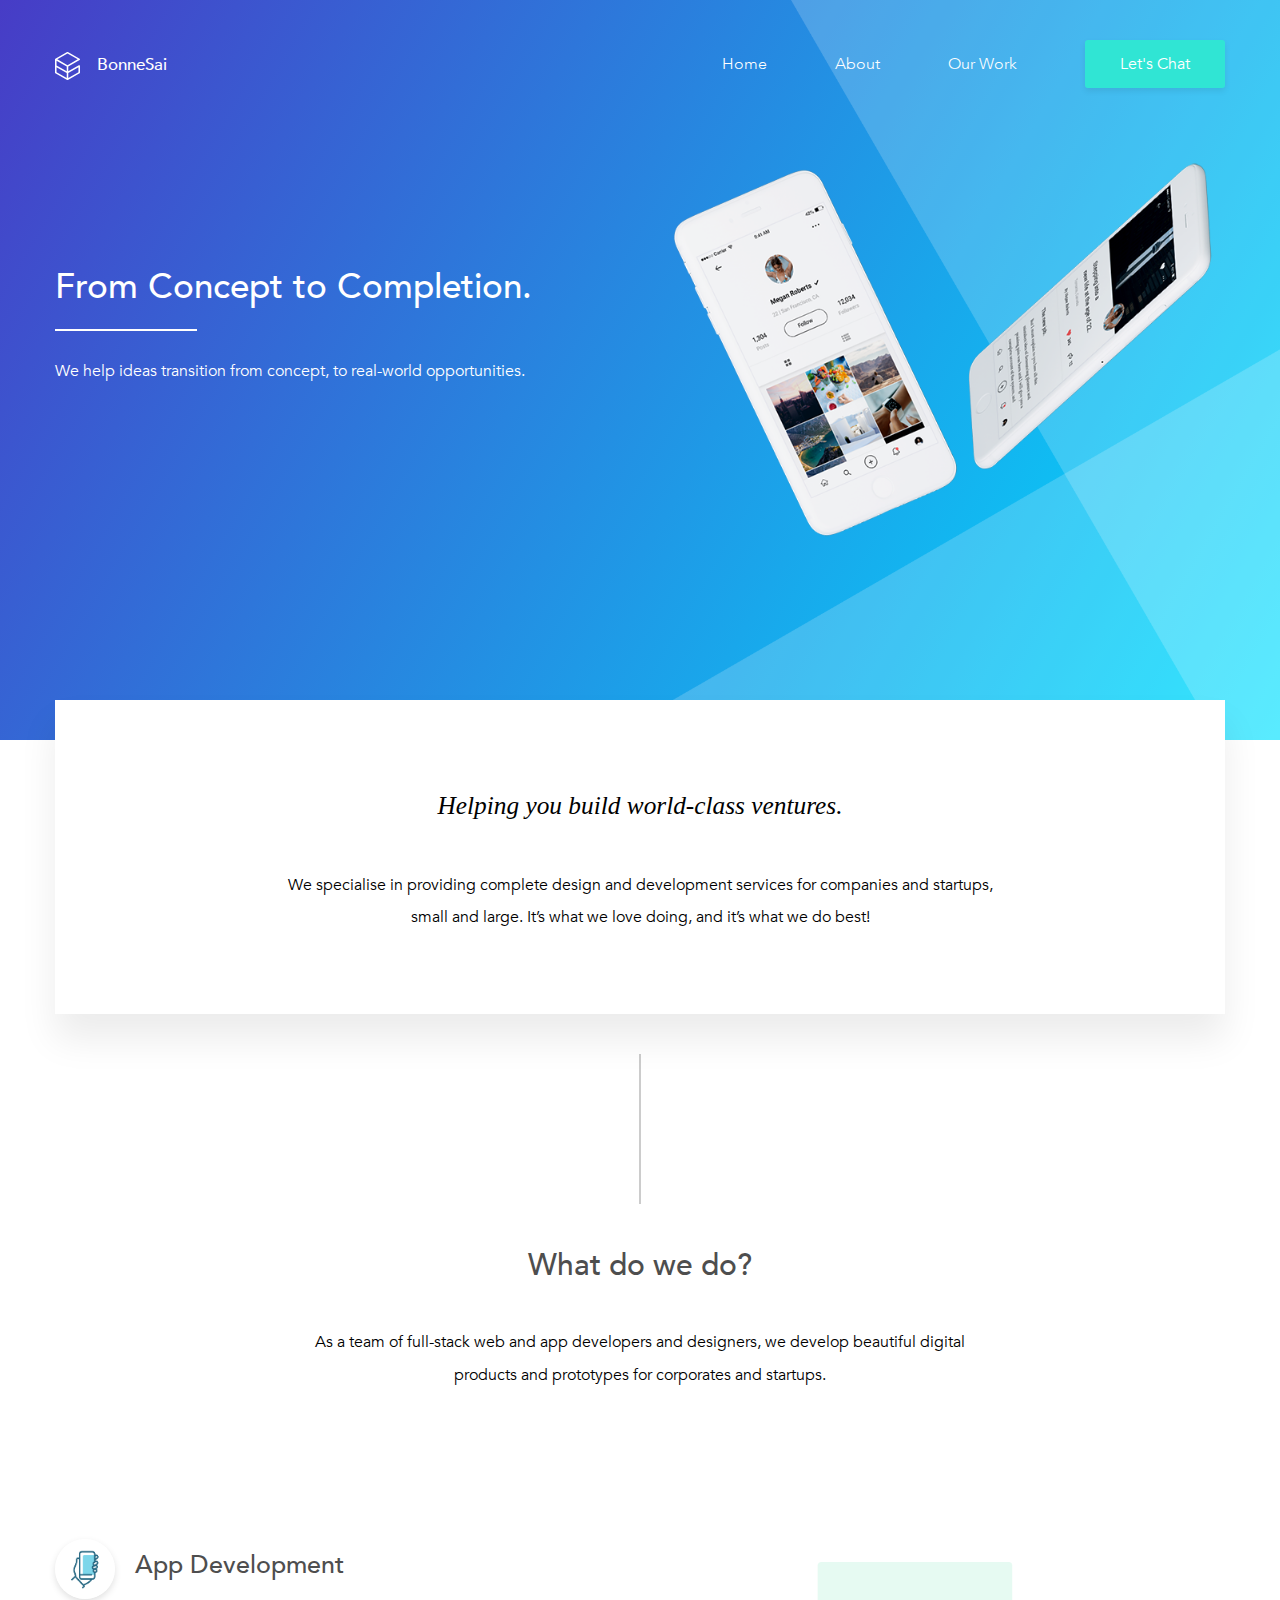
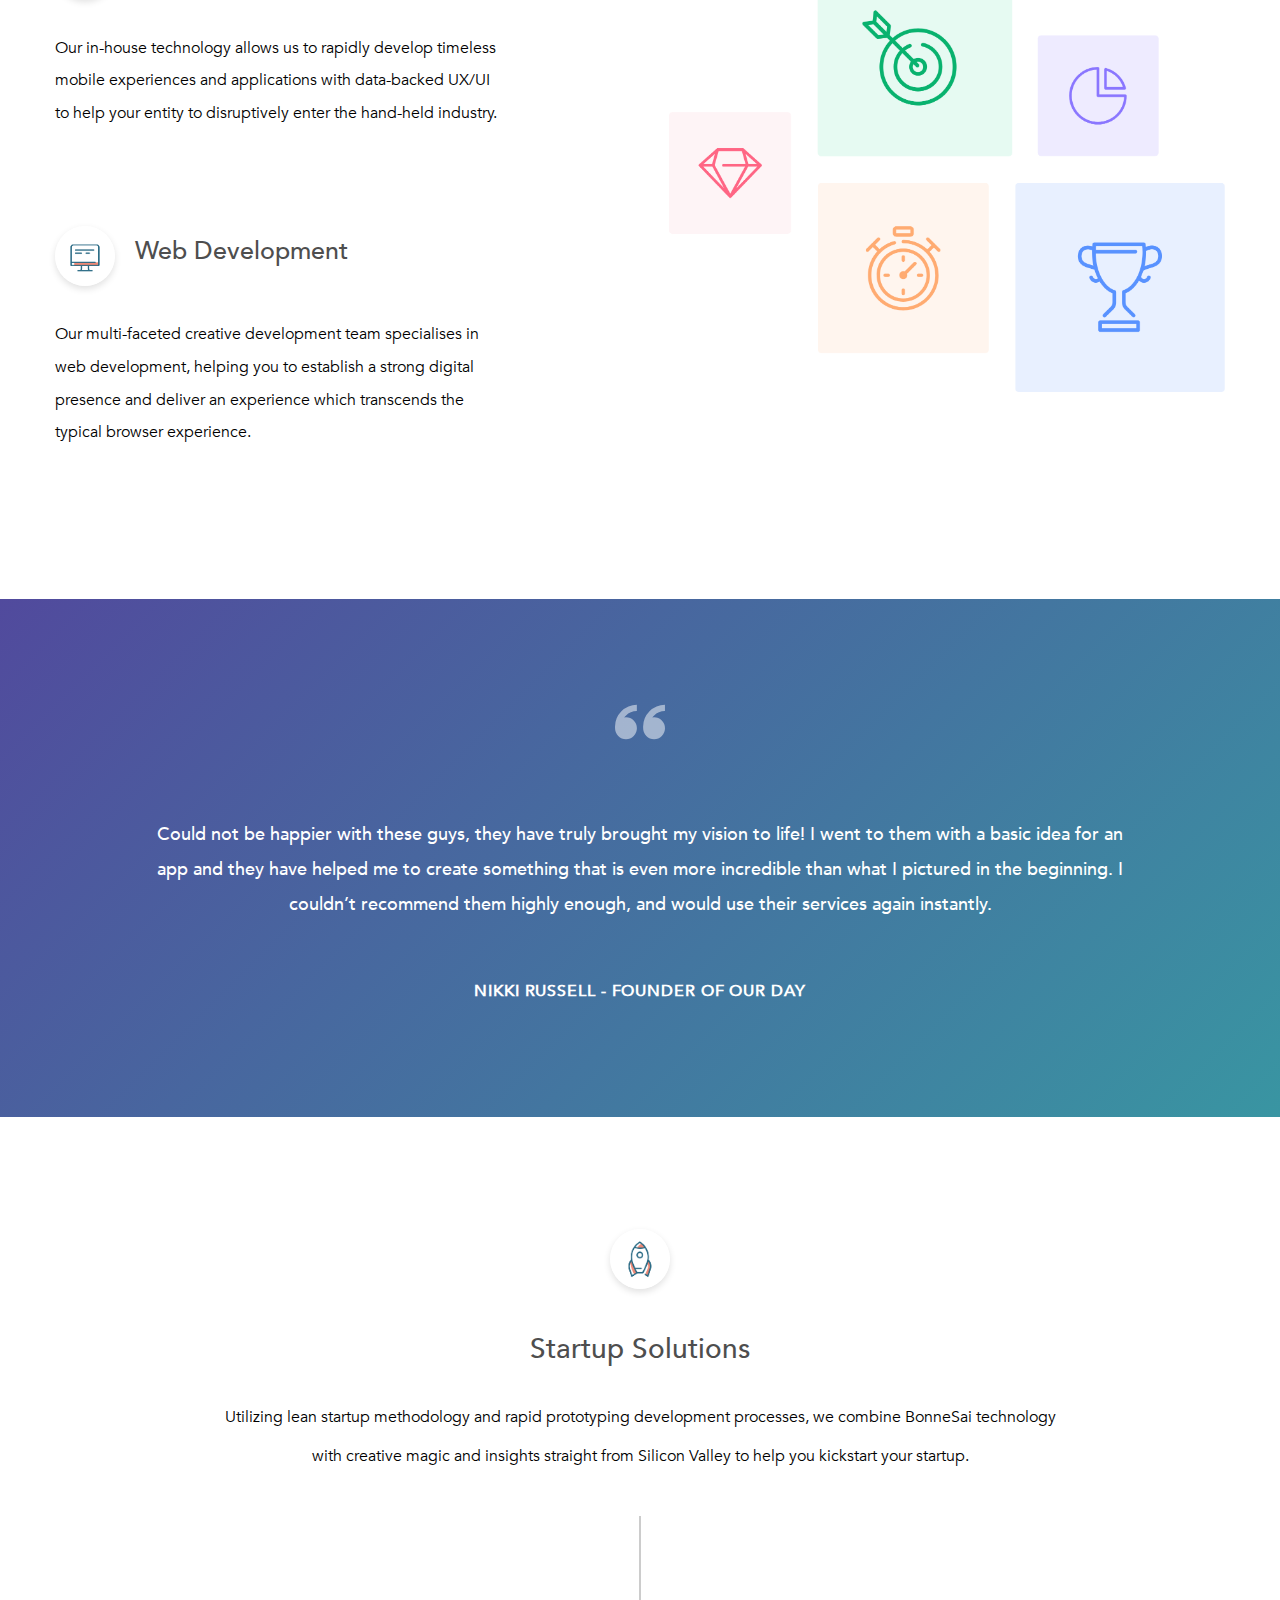
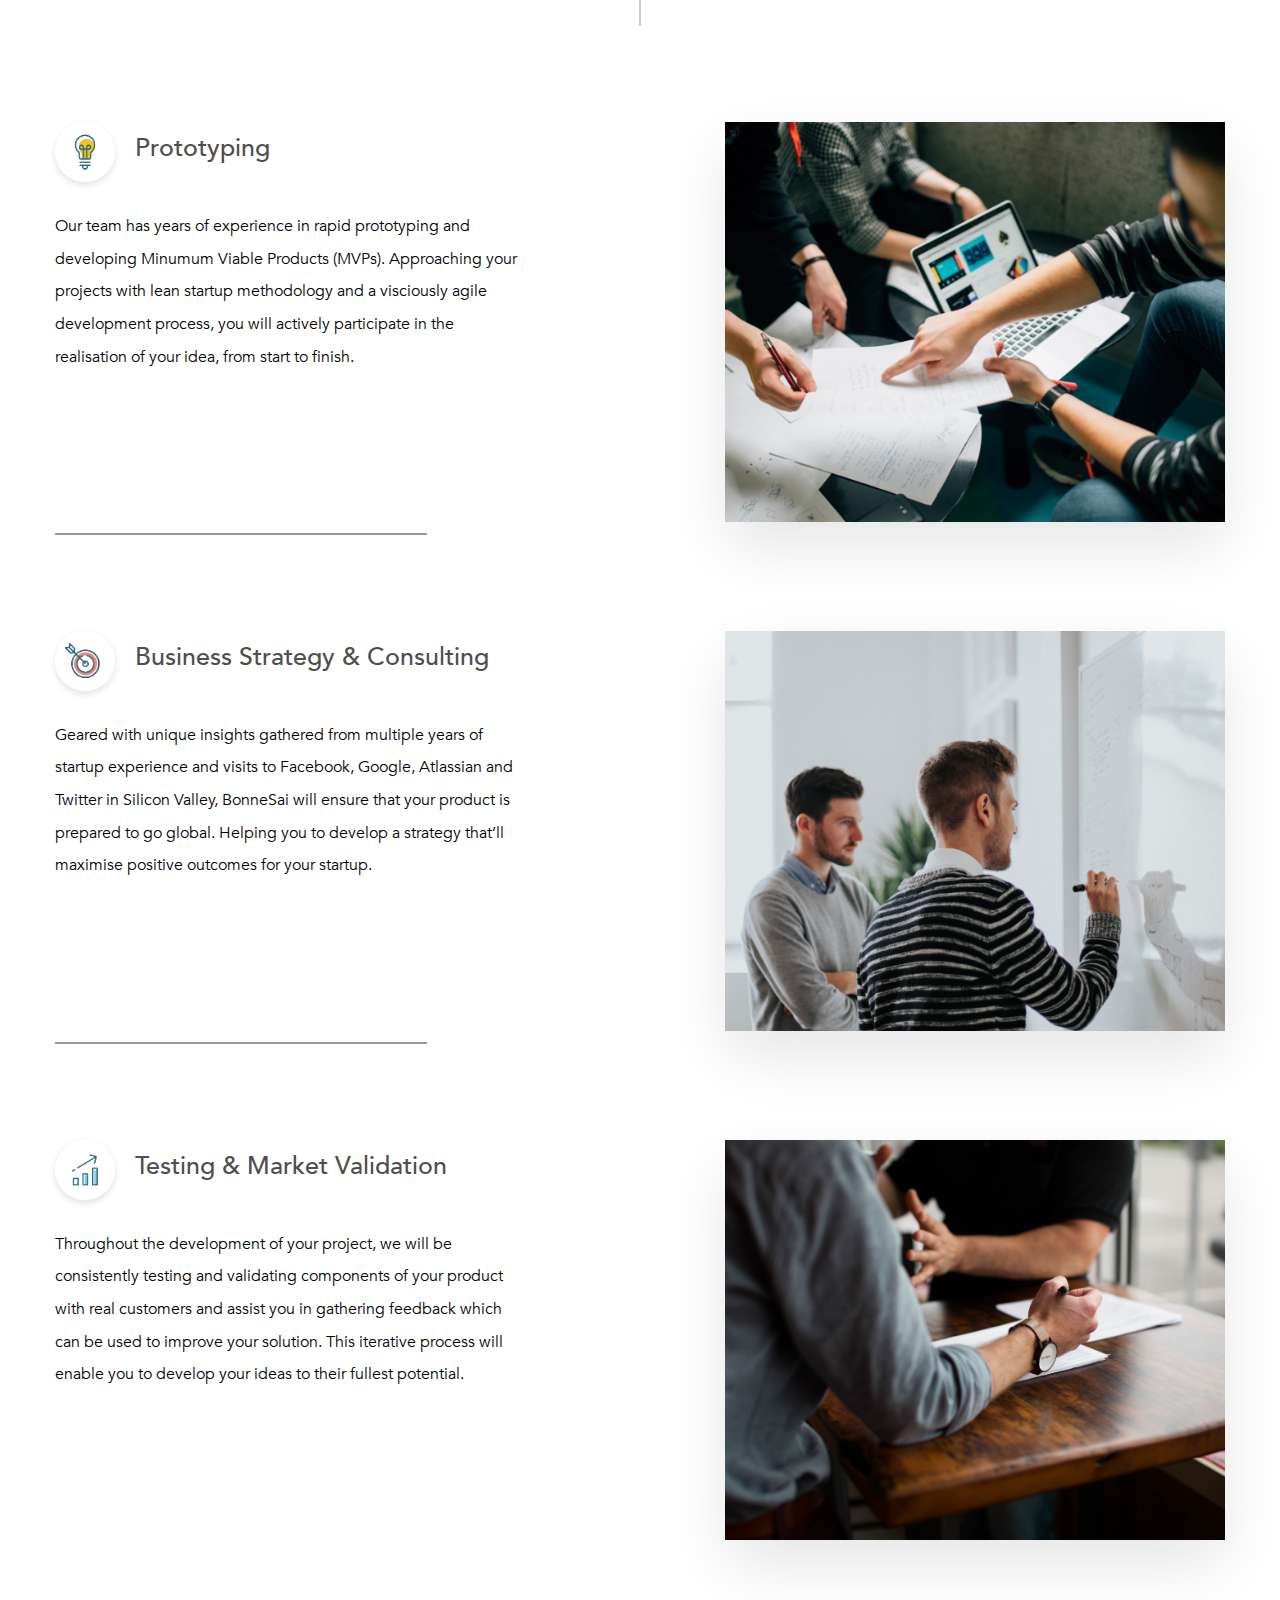
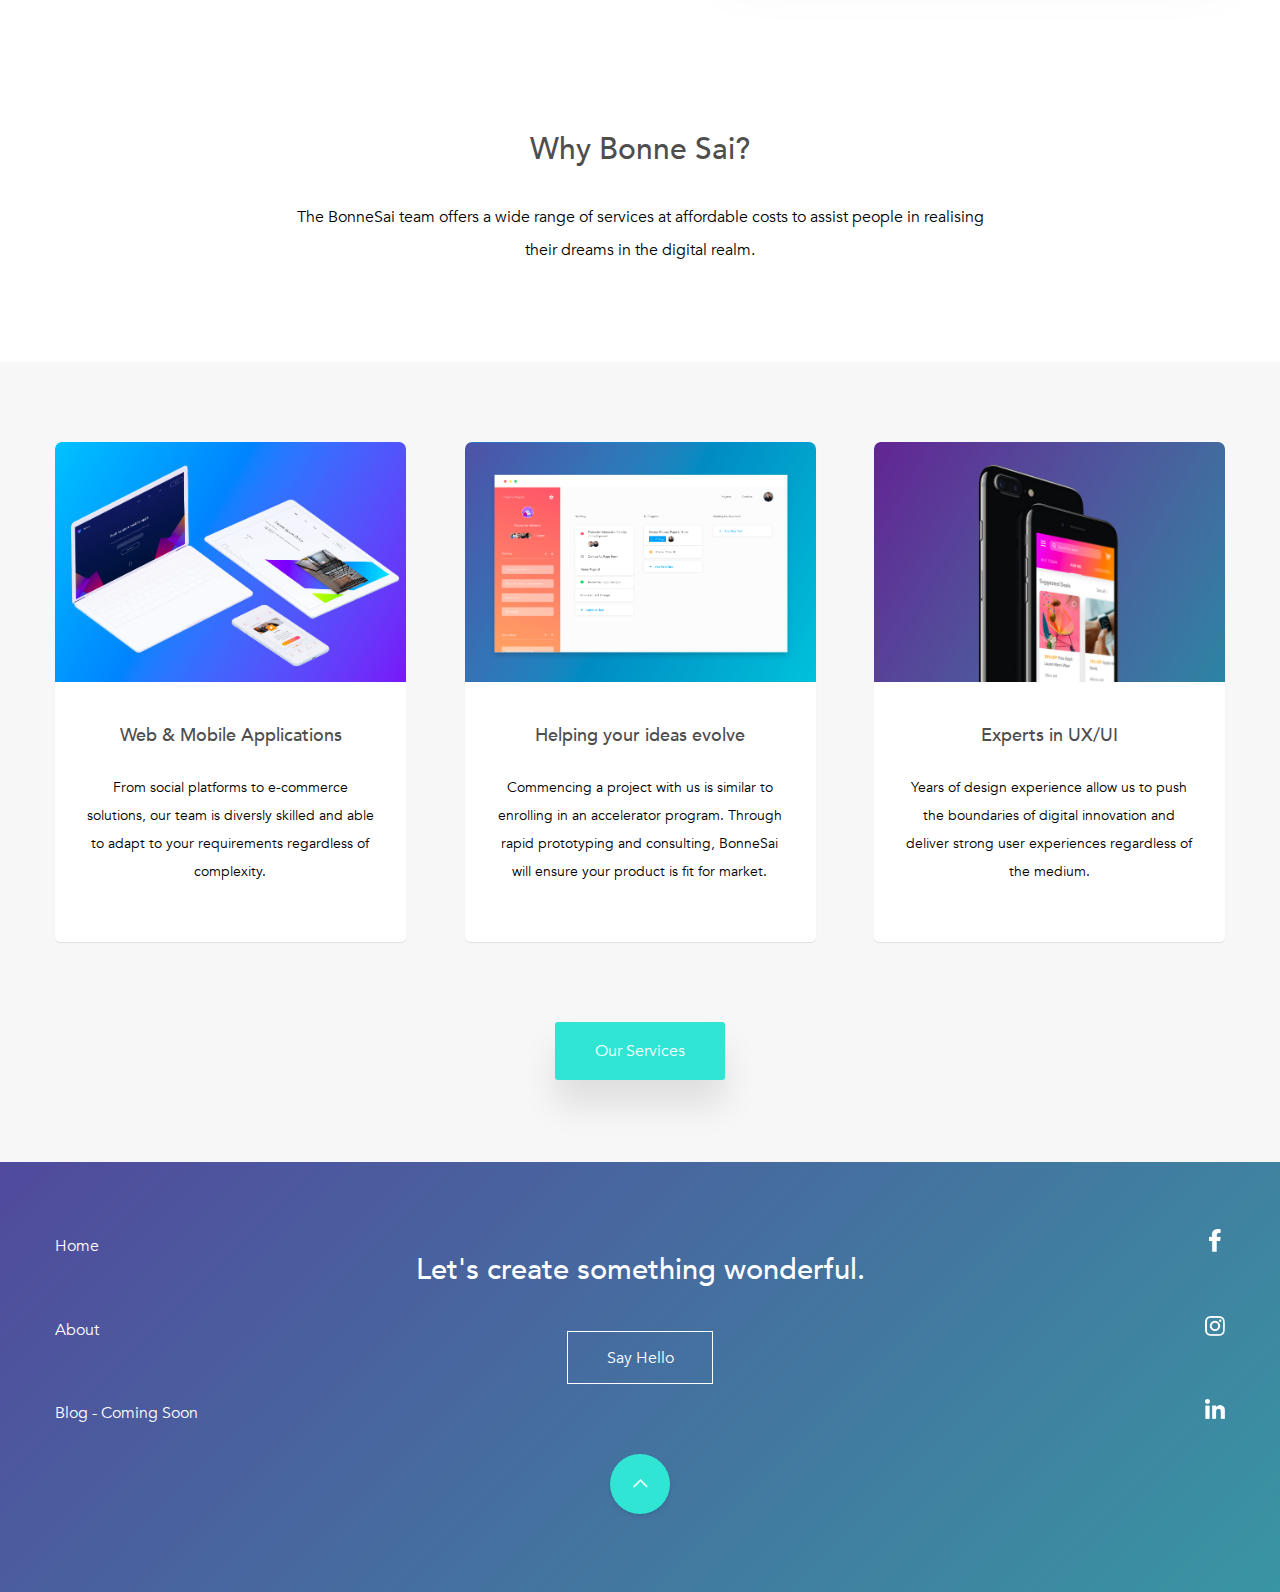
<file: index.html>
<!DOCTYPE html>
<html>

  <head>

    <!-- Global site tag (gtag.js) - Google Analytics -->
    <script async src="https://www.googletagmanager.com/gtag/js?id=UA-109661020-1"></script>
    <script>
      window.dataLayer = window.dataLayer || [];

      function gtag() {
        dataLayer.push(arguments);
      }
      gtag('js', new Date());

      gtag('config', 'UA-109661020-1');
    </script>


    <title>BonneSai™ | Web & App Development Agency </title>
    <link href="style.css" rel="stylesheet" type='text/css' />
    <meta name="google-site-verification" content="pLVf78FmKHGm-AZPKeRxU0bRtPNAX_OnCkSmsLkSEQE" />
    <link rel="icon" type="image/png" href="assets/icons/BonneSaiLogo.ico">
    <script src="https://ajax.googleapis.com/ajax/libs/jquery/3.2.1/jquery.min.js"></script>
    <!-- <script src="https://cdnjs.cloudflare.com/ajax/libs/flexslider/2.6.1/jquery.flexslider.min.js"></script>
    <script src="https://cdnjs.cloudflare.com/ajax/libs/masonry/4.1.0/masonry.pkgd.min.js"></script> -->
    <script src="index.js"></script>
    <meta name="viewport" content="width=device-width, initial-scale=1.0">

    <!-- SEO Tags -->
    <meta name="keywords" content="BonneSai, bonsai, agency, app development, gold coast, brisbane, Australia, creative agency, development agency, website developers, web developer, web development, app developers, digital agency, startups" />
    <meta name="description" content="As a team of full-stack web and app developers and designers, we develop beautiful digital products and prototypes for corporates and startups." />


    <!-- Open Graph Tags -->
    <meta name="og:title" content="BonneSai™ | Web & App Development Agency" />
    <meta name="og:type" content="website" />
    <meta name="og:url" content="http://www.bonnesai.com" />
    <meta name="og:image" content="https://images.unsplash.com/photo-1505860421472-7d74e0b4d98a?auto=format&fit=crop&w=934&q=60&ixid=dW5zcGxhc2guY29tOzs7Ozs%3D" />
    <meta name="og:site_name" content="BonneSai™ | Web & App Development Agency" />
    <meta name="og:description" content="As a team of full-stack web and app developers and designers, we develop beautiful digital products and prototypes for corporates and startups." />
    <meta name="og:locality" content="Gold Coast" />
    <meta name="og:region" content="QLD" />
    <meta name="og:postal-code" content="4213" />
    <meta name="og:country-name" content="Australia" />


    <!-- Favicons -->





  </head>


  <body>


    <div class="mobile-menu">

      <img class="mobile-menu-bg" src="assets/images/header-tiles.png" />

      <ul class="menu-links">

        <li>
          <a href="index.html">Home</a>
        </li>

        <li>
          <a href="about.html">About</a>
        </li>

        <li>
          <a href="ourwork.html">Our Work</a>
        </li>

        <li>
          <a href="contact.html">Let's Chat</a>
        </li>

      </ul>


    </div>


    <section class="header">

      <div class="container">

        <nav class="nav">

          <div class="nav-bg">
            <div class="container desktop-fixed">
              <ul class="left">

                <li>
                  <a href="index.html"><img class="header-logo" src="assets/icons/bonnesailogo.svg"/><span id="logo-text">BonneSai</span></a>
                </li>

              </ul>

              <ul class="right">

                <li>
                  <a class="ul-links" href="index.html">Home</a>
                </li>

                <li>
                  <a class="ul-links" href="about.html">About</a>
                </li>

                <li>
                  <a class="ul-links" href="ourwork.html">Our Work</a>
                </li>

                <li style="padding-right: 0;">
                  <a href="contact.html" class="btn">Let's Chat</a>
                </li>

              </ul>
            </div>


            <div class="container mobile-fixed">

              <ul class="left">

                <li>
                  <a href="index.html"><img class="header-logo" src="assets/icons/bonnesailogo.svg" alt="BonneSai Logo"/><span id="logo-text">BonneSai</span></a>
                </li>

              </ul>

              <div class="burger" style="display: none">
                <div id="top"></div>
                <div id="bot"></div>
              </div>

            </div>

          </div>

          <ul class="left">

            <li>
              <a href="index.html"><img class="header-logo" alt="BonneSai Logo" src="assets/icons/bonnesailogo.svg"/>BonneSai</a>
            </li>

          </ul>

          <ul class="right">

            <li>
              <a class="ul-links" href="index.html">Home</a>
            </li>

            <li>
              <a class="ul-links" href="about.html">About</a>
            </li>

            <li>
              <a class="ul-links" href="ourwork.html">Our Work</a>
            </li>

            <li style="padding-right: 0;">
              <a href="contact.html" class="btn">Let's Chat</a>
            </li>

          </ul>

          <div class="burger" style="display: none">
            <div id="top"></div>
            <div id="bot"></div>
          </div>

        </nav>





        <div class="text">

          <h1>From Concept to Completion.</h1>
          <hr />
          <p>We help ideas transition from concept, to real-world opportunities.</p>


          <img id="scrolldown" src="assets/images/scrolldown.png" draggable="false" />

        </div>

        <img id="header-iphones" src="assets/images/header-iphones.png" draggable="false" />



      </div>

      <img id="header-tiles" src="assets/images/header-tiles.png" draggable="false" />

    </section>

    <div class="container">

      <div class="quote">
        <h2>
            Helping you build world-class ventures.
        </h2>

        <p>We specialise in providing complete design and development services for companies and startups, small and large. It’s what we love doing, and it’s what we do best!</p>

      </div>

      <hr class="v-line-center" width="1" size="150">

      <section class="whatwedo">

        <div class="text">

          <h1>What do we do?</h1>

          <p>As a team of full-stack web and app developers and designers, we develop beautiful digital products and prototypes for corporates and startups.</p>

        </div>


        <div class="wrapper">

          <img id="services-img" src="assets/images/icon-tiles.png" style="display: none;" draggable="false" />

          <div class="services">

            <div class="icon-point" style="margin-bottom: 6em; ">

              <div class="icon-wrapper">
                <img src="assets/icons/apps.png" />
                <h2>App Development</h2>
              </div>

              <p>Our in-house technology allows us to rapidly develop timeless mobile experiences and applications with data-backed UX/UI to help your entity to disruptively enter the hand-held industry.</p>

            </div>

            <div class="icon-point">

              <div class="icon-wrapper">
                <img src="assets/icons/web.png" />
                <h2>Web Development</h2>
              </div>
              <p>Our multi-faceted creative development team specialises in web development, helping you to establish a strong digital presence and deliver an experience which transcends the typical browser experience.</p>

            </div>

          </div>



          <div class="icon-tiles">

            <img src="assets/images/icon-tiles.png" draggable="false" />

          </div>

        </div>
      </div>

      </section>


    <section class="testimonials">

        <div class="testimonial-container">
          <div class="dk-container">
            <div class="cd-testimonials-wrapper cd-container">
              <div class="img-wrapper">
                <img id="quote-marks" src="assets/icons/quotes.svg" />
              </div>
              <ul class="cd-testimonials">
                <li>
                  <div class="testimonial-content">
                    <p>Could not be happier with these guys, they have truly brought my vision to life! 

                        I went to them with a basic idea for an app and they have helped me to create something that is even more incredible than what I pictured in the beginning.
                  

                        I couldn’t recommend them highly enough, and would use their services again instantly.</p>
  
                      <div class="author-name">
                        
                        <h2>Nikki Russell - Founder of Our Day</h2>
                      </div>
                      
                   
                  </div>
                </li>
                <!-- <li>
                  <div class="testimonial-content">
                    <p>Lorem ipsum dolor sit amet, consectetur adipiscing elit. Maecenas sed diam eget risus varius blandit sit amet non magna. Cras mattis consectetur purus sit amet fermentum.</p>
                    <div class="cd-author">
                      
                    </div>
                  </div>             
                </li>
                <li>
                  <div class="testimonial-content" >
                    <p>Lorem ipsum dolor sit amet, consectetur adipiscing elit. Maecenas sed diam eget risus varius blandit sit amet non magna. Cras mattis consectetur purus sit amet fermentum.</p>
                    <div class="cd-author">
                      
                    </div>
                  </div>
                </li> -->
              </ul>
            </div>
            <!-- cd-testimonials -->
          </div>
        </div>
  
  
      </section>

      <div class="container">

      <section class="startup-solutions">


        <div class="icon-point" style="margin-bottom: 6em; ">
          <img src="assets/icons/startups.png" />

          <h2>Startup Solutions</h2>

          <p>Utilizing lean startup methodology and rapid prototyping development processes, we combine BonneSai technology with creative magic and insights straight from Silicon Valley to help you kickstart your startup. </p>

          <hr class="v-line-center" width="1" size="110" style="margin-top: 2.5em;">
        </div>



      </section>


      

      <section class="services-list">

        <!-- Prototyping -->

        <div class="service">

          <div class="feature" style="margin-bottom: 6em;">


            <div class="icon-wrapper">
              <img src="assets/icons/idea.png" />
              <h2>Prototyping</h2>
              
              </div>

            <p>Our team has years of experience in rapid prototyping and developing Minumum Viable Products (MVPs). Approaching your projects with lean startup methodology and a visciously agile development process, you will actively participate in the realisation
              of your idea, from start to finish.</p>

            <hr />

          </div>

          <div class="right-image">

            <img class="photo" src="assets/images/prototyping.png" alt="Rapid prototyping for startups" draggable="false">
            <hr class="mobile-image-hr" />

          </div>

        </div>

        <!-- Business Strategy & Consulting -->


        <div class="service">

          <div class="feature" style="margin-bottom: 6em;">

            <div class="icon-wrapper">
              <img src="assets/icons/goals.png" />
              <h2>Business Strategy & Consulting</h2>
            </div>

            <p>Geared with unique insights gathered from multiple years of startup experience and visits to Facebook, Google, Atlassian and Twitter in Silicon Valley, BonneSai will ensure that your product is prepared to go global. Helping you to develop
              a strategy that’ll maximise positive outcomes for your startup. </p>

            <hr />

          </div>

          <div class="right-image">

            <img class="photo" src="assets/images/consulting.png" alt="startup consulting" draggable="false">
            <hr class="mobile-image-hr" />
          </div>

        </div>

        <!-- Testing & Market Validation -->


        <div class="service">

          <div class="feature" style="margin-bottom: 6em;">

              <div class="icon-wrapper">
                <img src="assets/icons/metrics.png" />
                <h2>Testing & Market Validation</h2>
              </div>

            <p>Throughout the development of your project, we will be consistently testing and validating components of your product with real customers and assist you in gathering feedback which can be used to improve your solution. This iterative process
              will enable you to develop your ideas to their fullest potential.</p>



          </div>

          <div class="right-image">

            <img class="photo" src="assets/images/validation.png" alt="startup validation" draggable="false">
            <hr class="mobile-image-hr" />
          </div>

        </div>

    </div>

    </section>





    <section class="why-us">

      <div class="container">


        <div class="icon-point" style="margin-bottom: 6em; ">

          <h2>Why Bonne Sai?</h2>

          <p>The BonneSai team offers a wide range of services at affordable costs to assist people in realising their dreams in the digital realm. </p>


        </div>

      </div>



    <div class="why-us-bg">

      <div class="container">

        <div class="card-wrapper">


          <div class="card">
            <div class="image mockup-shot"></div>

            <div class="text">
              <h2>Web & Mobile Applications</h2>
              <p>From social platforms to e-commerce solutions, our team is diversly skilled and able to adapt to your requirements regardless of complexity.</p>
            </div>
          </div>

          <div class="card">
            <div class="image orbit-shot"></div>

            <div class="text">
              <h2>Helping your ideas evolve</h2>
              <p>Commencing a project with us is similar to enrolling in an accelerator program. Through rapid prototyping and consulting, BonneSai will ensure your product is fit for market.</p>
            </div>
          </div>

          <div class="card">
            <div class="image ui-shot"></div>

            <div class="text">
              <h2>Experts in UX/UI</h2>
              <p>Years of design experience allow us to push the boundaries of digital innovation and deliver strong user experiences regardless of the medium.</p>
            </div>
            
          
          </div>

          

        </div>

        <a href="about.html" class="btn" style="z-index: 1 !important;">Our Services</a>

      </div>


       

      </div>

    </div>

    </section>


    <footer>

      <div class="container">


        <div class="footer-links">
          <ul>
            <li>
              <a href="index.html">Home</a>
            </li>

            <li>
              <a href="about.html">About</a>
            </li>

            <li>
              <a href="#">Blog - Coming Soon</a>
            </li>


          </ul>

        </div>

        <div class='contact-center'>

          <div class='text'>
            <h1>Let's create something wonderful.</h1>
            <a href="contact.html" class="hollow-btn">Say Hello</a>


            <button id='back-to-top'><img src="assets/images/top.png" width="15px" /></button>

          </div>

        </div>


        <div class='social-footer'>

          <ul>
            <li>
              <a href="https://www.facebook.com/BonneSaiAU/"><img src="assets/icons/facebook.png" width="12px" style="padding-right: 4px;" /></a>
            </li>

            <!-- <li>
              <a href="#"><img src="assets/icons/dribbble.png" width="20px" /></a>
            </li> -->

            <li>
              <a href="https://www.instagram.com/bonnesai/"><img src="assets/icons/instagram.png" width="20px" /></a>
            </li>

            <li>
              <a href="https://www.linkedin.com/company/bonnesai/"><img src="assets/icons/linkedin.png" width="20px" /></a>
            </li>
          </ul>

        </div>


      </div>


    </footer>


  </body>


</html>
</file>
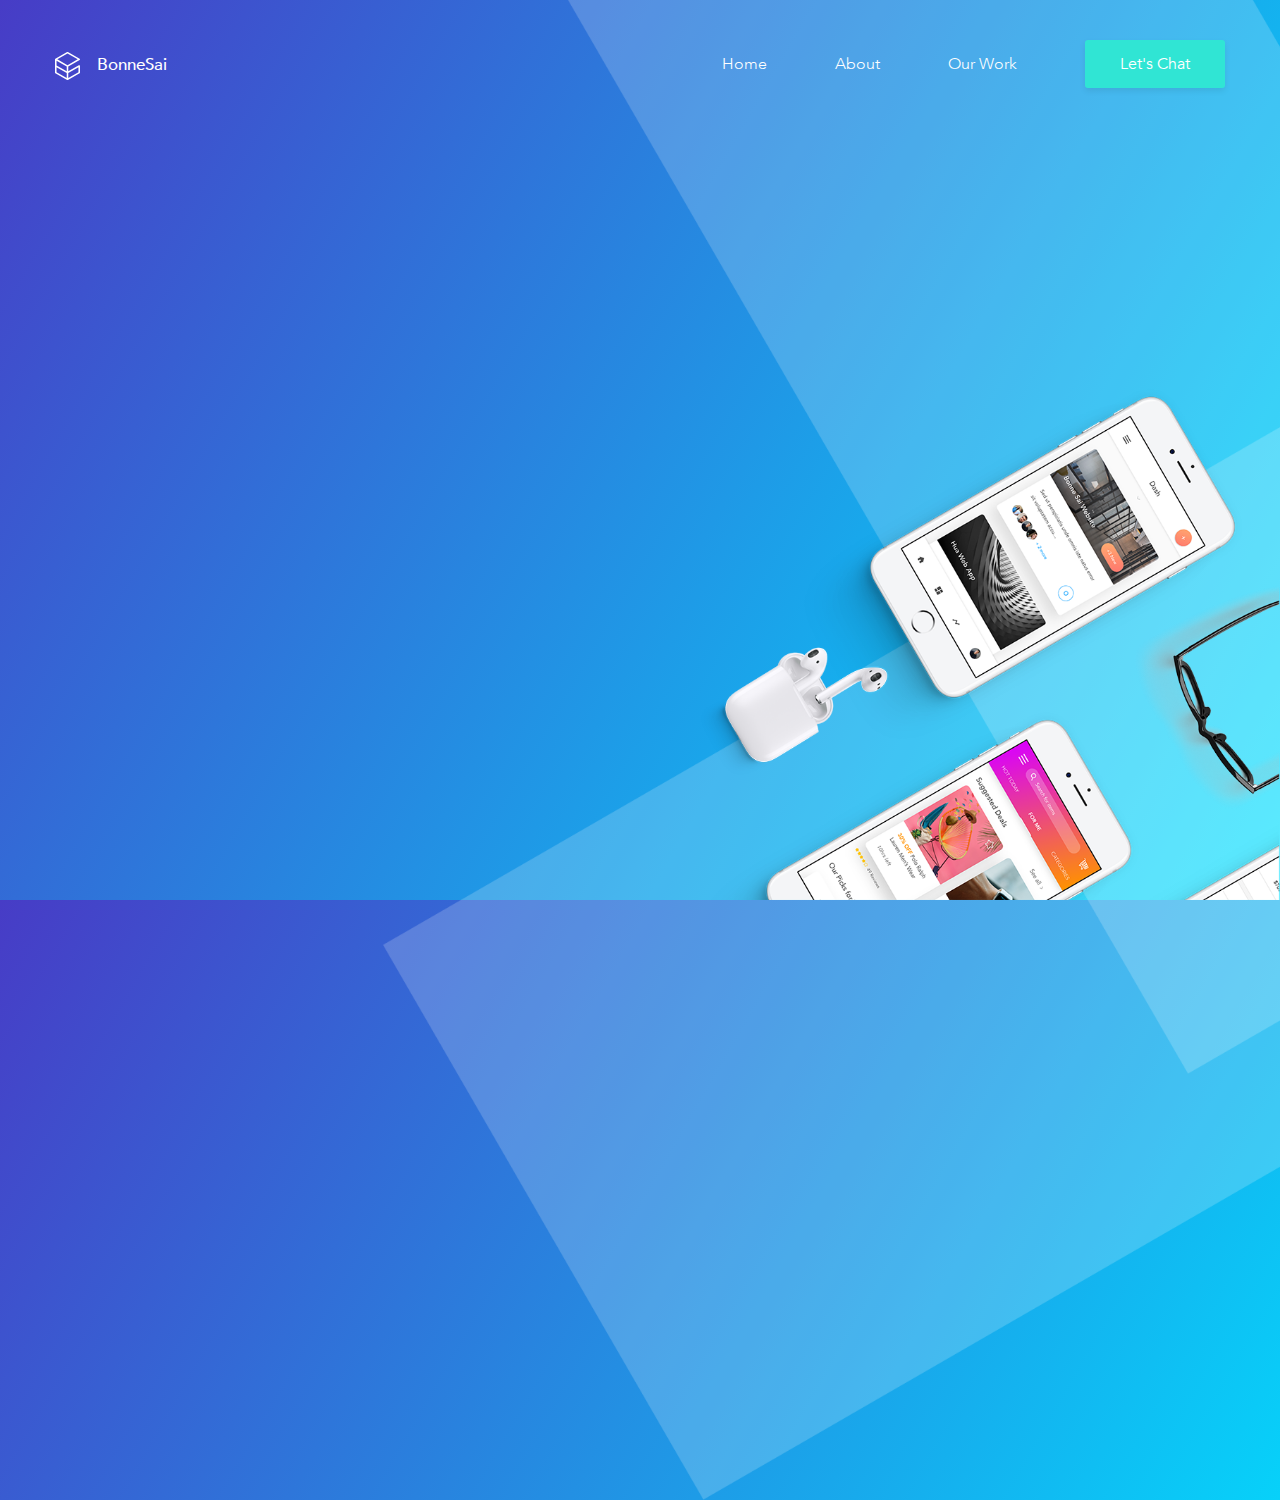
<file: contact.html>
<!DOCTYPE html>
<html>

  <head>
    <title>BonneSai™ | Contact Us</title>
    <link href="contact.css" rel="stylesheet" type="text/css" />
    <script src="https://ajax.googleapis.com/ajax/libs/jquery/3.2.1/jquery.min.js"></script>
    <script type="text/javascript" src="contact.js"></script>
    <link rel="icon" type="image/png" href="assets/icons/BonneSaiLogo.ico">
    <meta name="viewport" content="width=device-width, initial-scale=1.0">



  </head>

  <body>


    <div class="mobile-menu">

      <img class="mobile-menu-bg" src="assets/images/header-tiles.png" />

      <ul class="menu-links">

        <li>
          <a href="index.html">Home</a>
        </li>

        <li>
          <a href="about.html">About</a>
        </li>

        <li>
          <a href="ourwork.html">Our Work</a>
        </li>

        <li>
          <a href="contact.html">Let's Chat</a>
        </li>

      </ul>


    </div>

    <section class="header">

      <div class="container">

        <nav class="nav">

          <div class="nav-bg">
            <div class="container desktop-fixed">
              <ul class="left">

                <li>
                  <a href="index.html"><img class="header-logo" src="assets/icons/bonnesailogo.svg"/><span id="logo-text">BonneSai</span></a>
                </li>

              </ul>

              <ul class="right">

                <li>
                  <a class="ul-links" href="index.html">Home</a>
                </li>

                <li>
                  <a class="ul-links" href="about.html">About</a>
                </li>

                <li>
                  <a class="ul-links" href="ourwork.html">Our Work</a>
                </li>

                <li style="padding-right: 0;">
                  <a href="contact.html" class="btn">Let's Chat</a>
                </li>

              </ul>
            </div>


            <div class="container mobile-fixed">

              <ul class="left">

                <li>
                  <a href="index.html"><img class="header-logo" src="assets/icons/bonnesailogo.svg"/><span id="logo-text">BonneSai</span></a>
                </li>

              </ul>

              <div class="burger" style="display: none">
                <div id="top"></div>
                <div id="bot"></div>
              </div>

            </div>

          </div>

          <ul class="left">

            <li>
              <a href="index.html"><img class="header-logo" src="assets/icons/bonnesailogo.svg"/>BonneSai</a>
            </li>

          </ul>

          <ul class="right">

            <li>
              <a class="ul-links" href="index.html">Home</a>
            </li>

            <li>
              <a class="ul-links" href="about.html">About</a>
            </li>

            <li>
              <a class="ul-links" href="ourwork.html">Our Work</a>
            </li>

            <li style="padding-right: 0;">
              <a href="contact.html" class="btn">Let's Chat</a>
            </li>

          </ul>

          <div class="burger" style="display: none">
            <div id="top"></div>
            <div id="bot"></div>
          </div>

        </nav>


        <img id="header-tiles" src="assets/images/header-tiles.png" draggable="false" />

        <img id="header-iphones" src="assets/images/mockup-corner.png" alt="Mobile App Designs" draggable="false" />

        <div class="inputs">

          <div class="field one">
            <h2>Hello there! What is your name?</h2>
            <input class="line-input" id="name" type="text" autofocus autocomplete="off" placeholder="First Name, Last Name" />
          </div>

          <div class="field two">
            <h2>What is the name of your company?</h2>
            <input class="line-input" id="company" type="text" autocomplete="off" autofocus placeholder="Pied Piper Inc." />
          </div>

          <div class="field three">
            <h2>What is your email?</h2>
            <input class="line-input" id="email" type="text" autocomplete="off" autofocus placeholder="someone@company.com" />
          </div>


          <div class="field four">
            <h2>What is your estimated budget?</h2>
            <input class="line-input" id="budget" type="text" autocomplete="off" autofocus value="$" />
          </div>


          <div class="field five">
            <h2>Tell us a bit about your project</h2>
            <input class="line-input" id="about" type="text" autocomplete="off" autofocus placeholder="Describe in a few words..." />
          </div>


          <div class="field sent">
            <h2>Please wait, your message is being sent!</h2>
            <p>We will be redirected shortly :)</p>
          </div>


        </div>


        <div class="controls">

          <div class="name-controls">
            <a href="#" id="next1" class="hollow-btn">Next Step</a>
            <p id="null-prompt">Field cannot be left empty</p>
          </div>


          <div class="company-controls">
            <a href="#" id="next2" class="hollow-btn">Next Step</a>
            <p id="null-prompt">Field cannot be left empty</p>
          </div>


          <div class="email-controls">
            <a href="#" id="next3" class="hollow-btn">Next Step</a>
            <p id="null-prompt">Field cannot be left empty</p>
          </div>



          <div class="budget-controls">
            <a href="#" id="next4" class="hollow-btn">Next Step</a>
            <p id="null-prompt">This field is optional</p>
          </div>


          <div class="about-controls">
            <a href="#" id="next5" class="hollow-btn">Submit</a>
            <p id="null-prompt">Please enter your message</p>
          </div>


          <div class="sent-controls">
            <a href="#" id="next6" class="hollow-btn">Return Home</a>
            <p id="null-prompt"></p>
          </div>









        </div>


        <form action="https://formspree.io/contact@bonnesai.com" method="POST" hidden>

          <input id="name-field" type="text" name="name" />
          <input id="company-field" type="text" name="company" />
          <input id="email-field" type="text" name="_replyTo" />
          <input id="budget-field" type="text" name="budget" />
          <input id="about-field" type="text" name="about" />
          <input type="hidden" name="_next" value="http://bonnesai.com/" />
          <input id="form-sub" type="submit" value="Send">

        </form>


      </div>



    </section>






  </body>

</html>
</file>
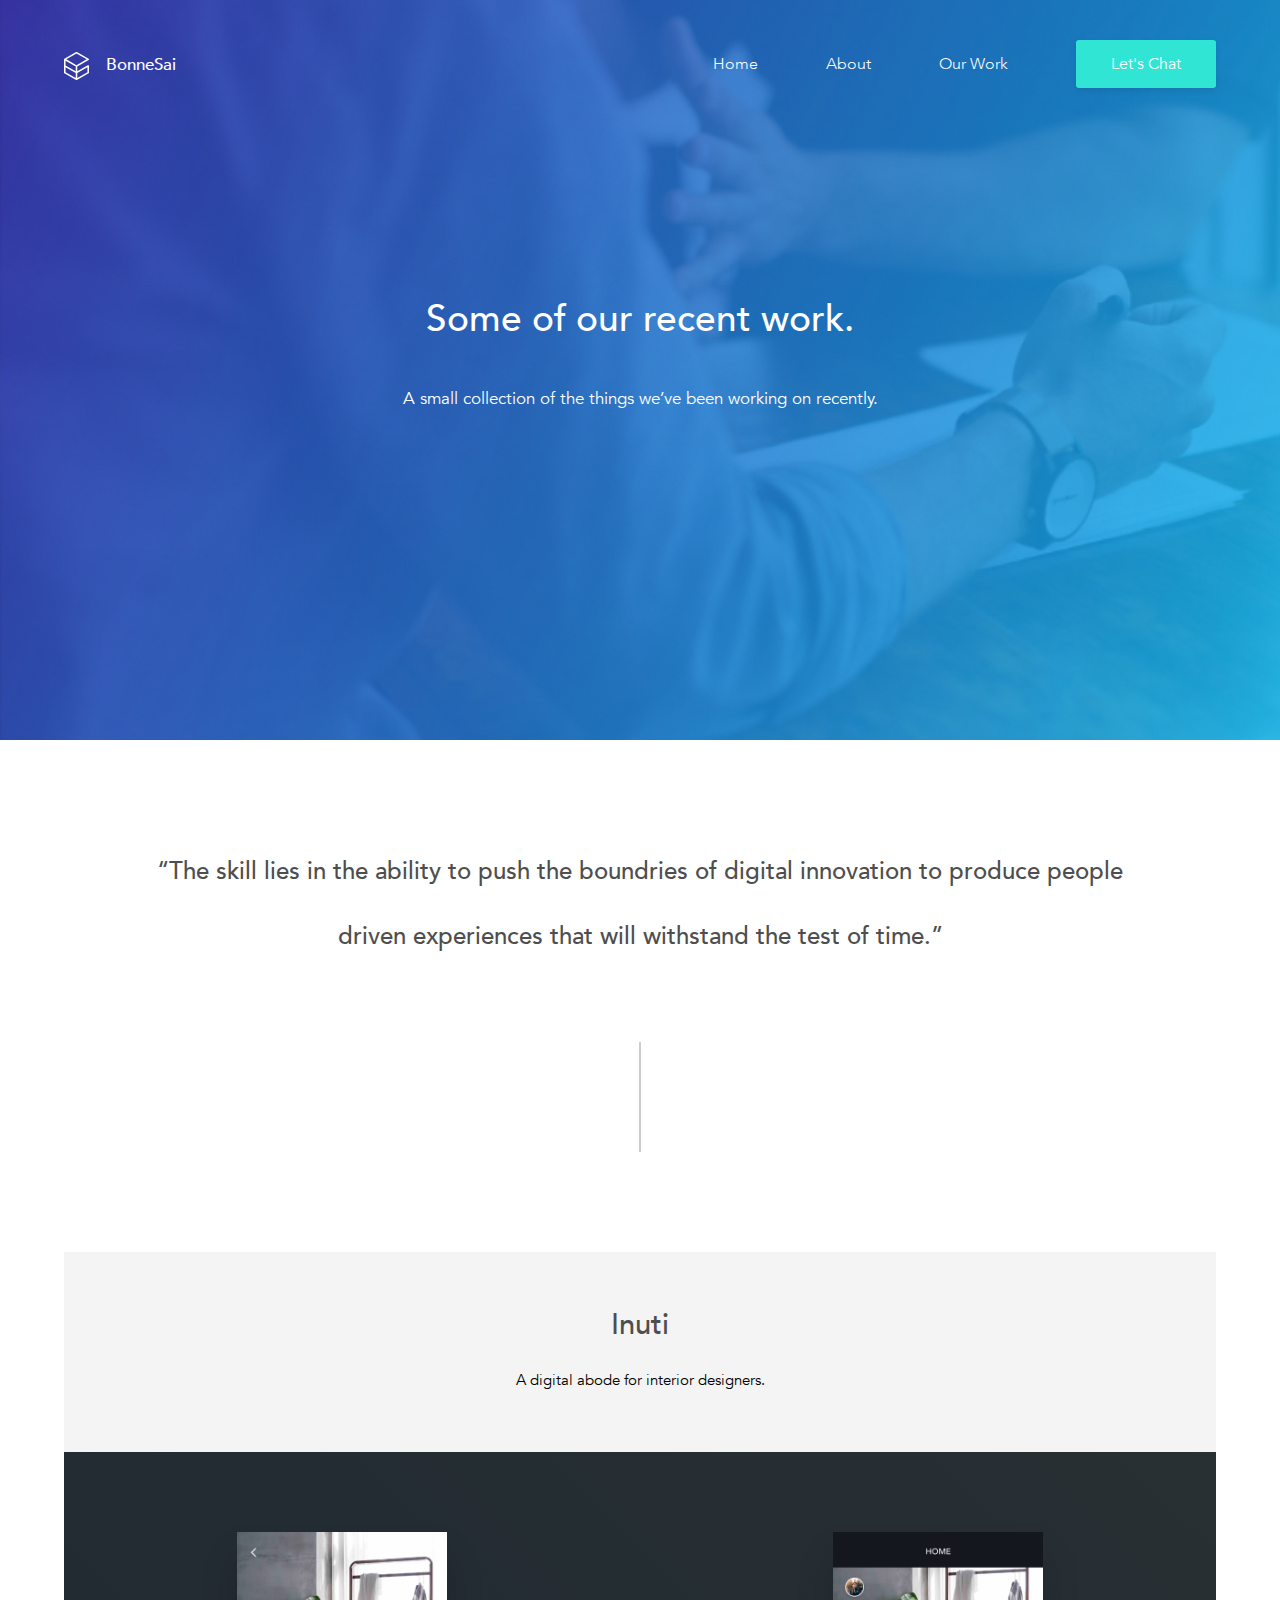
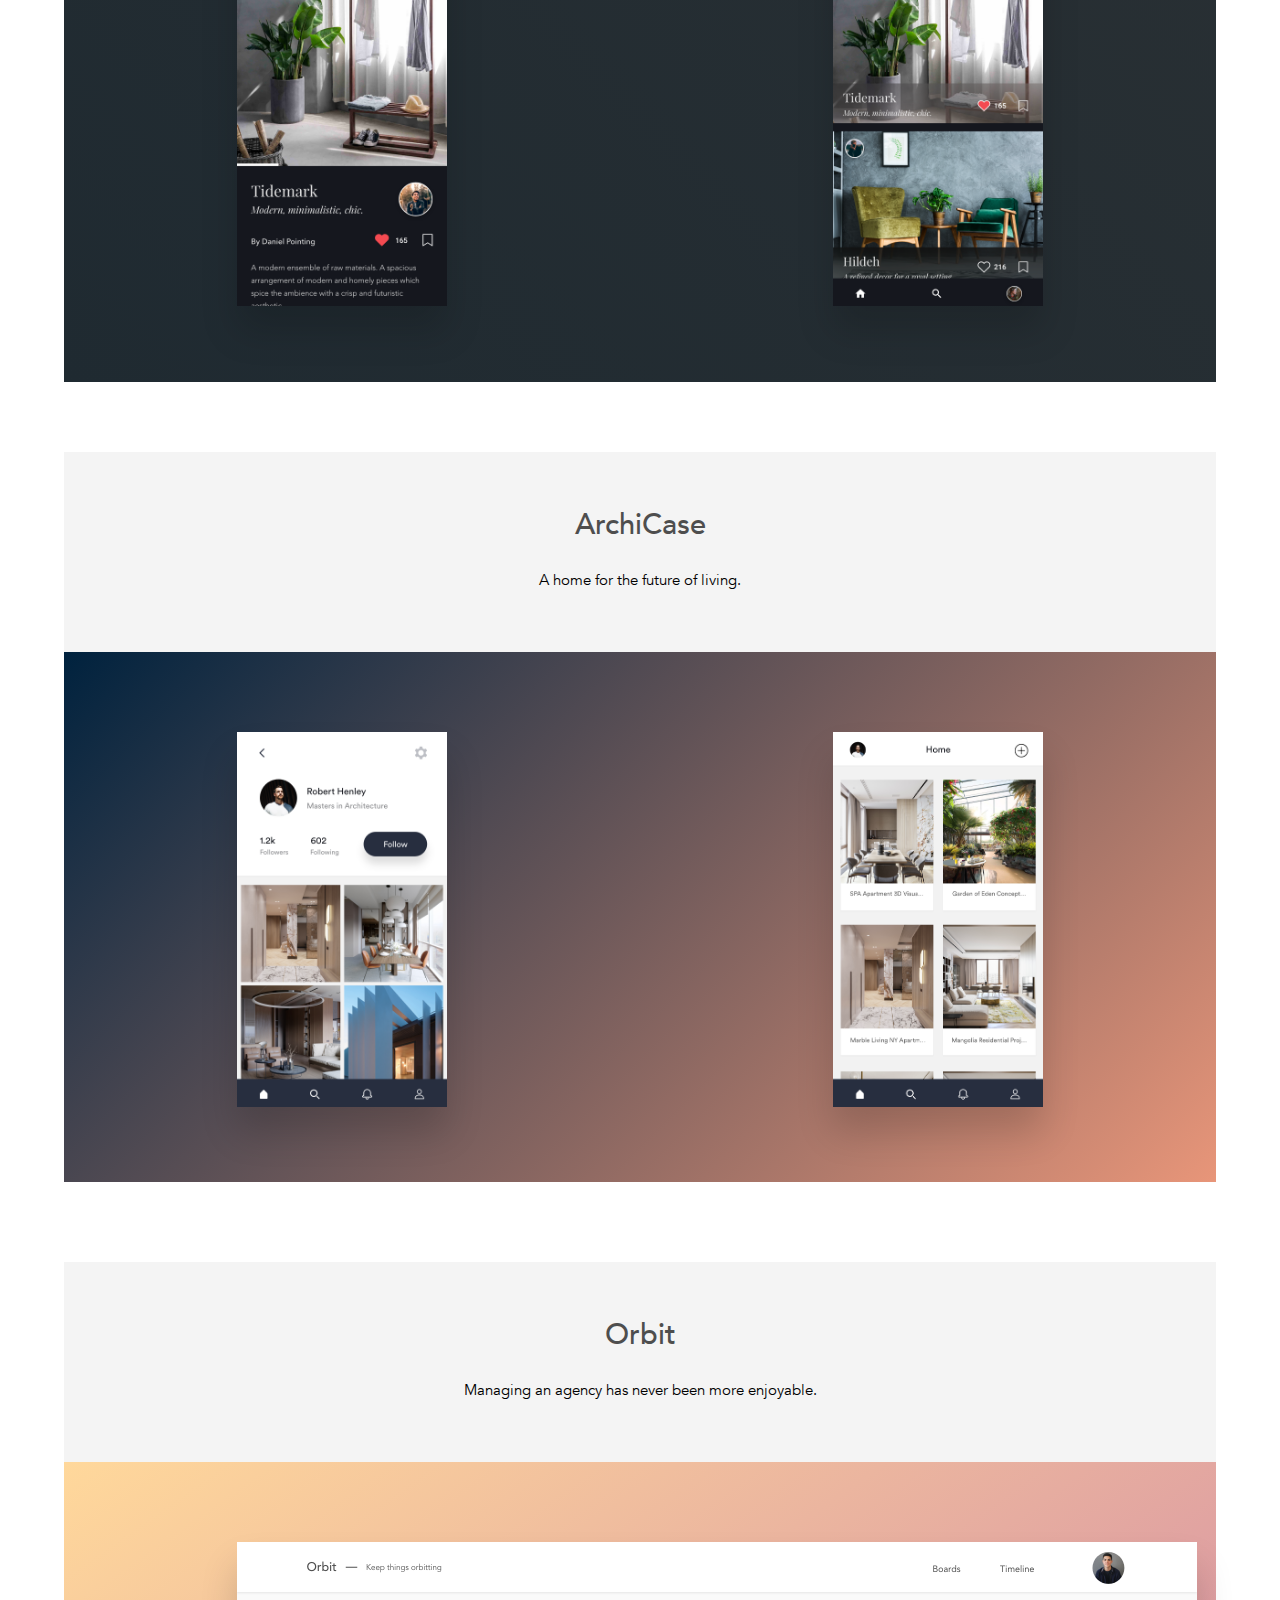
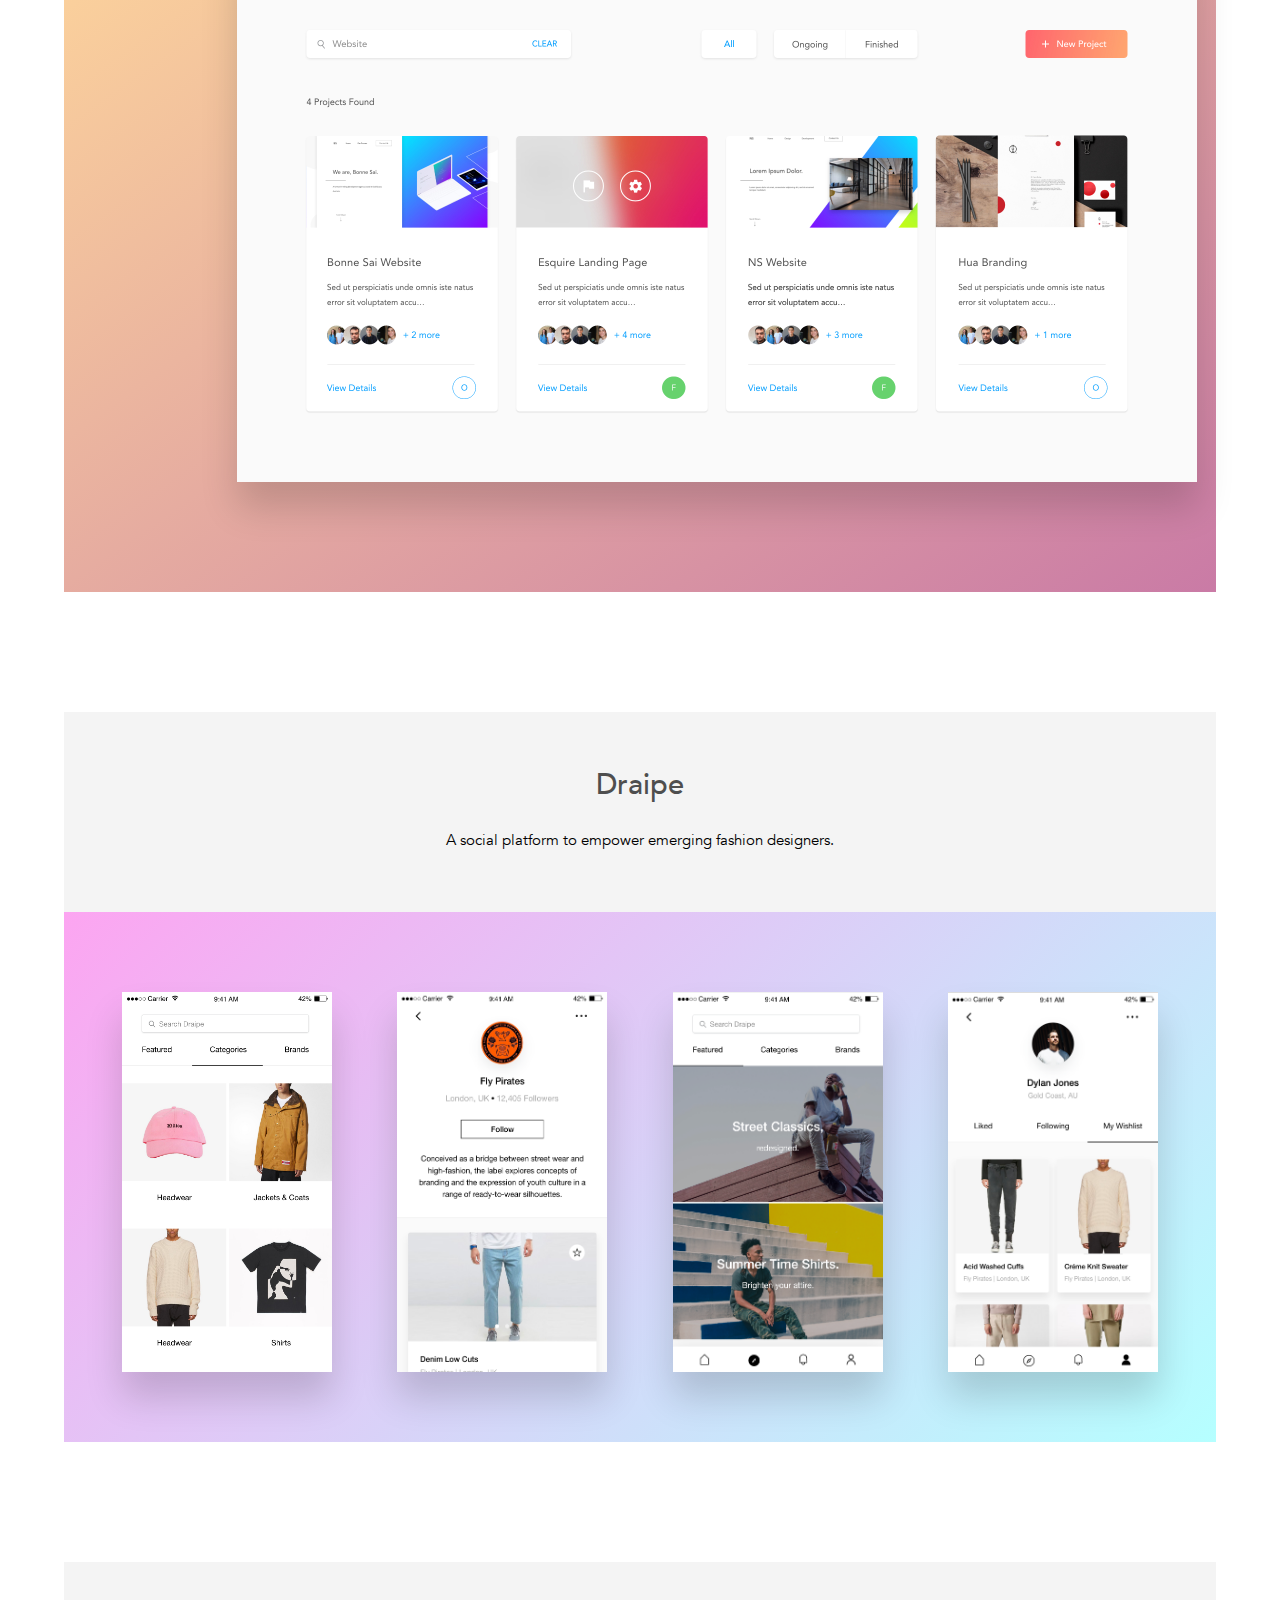
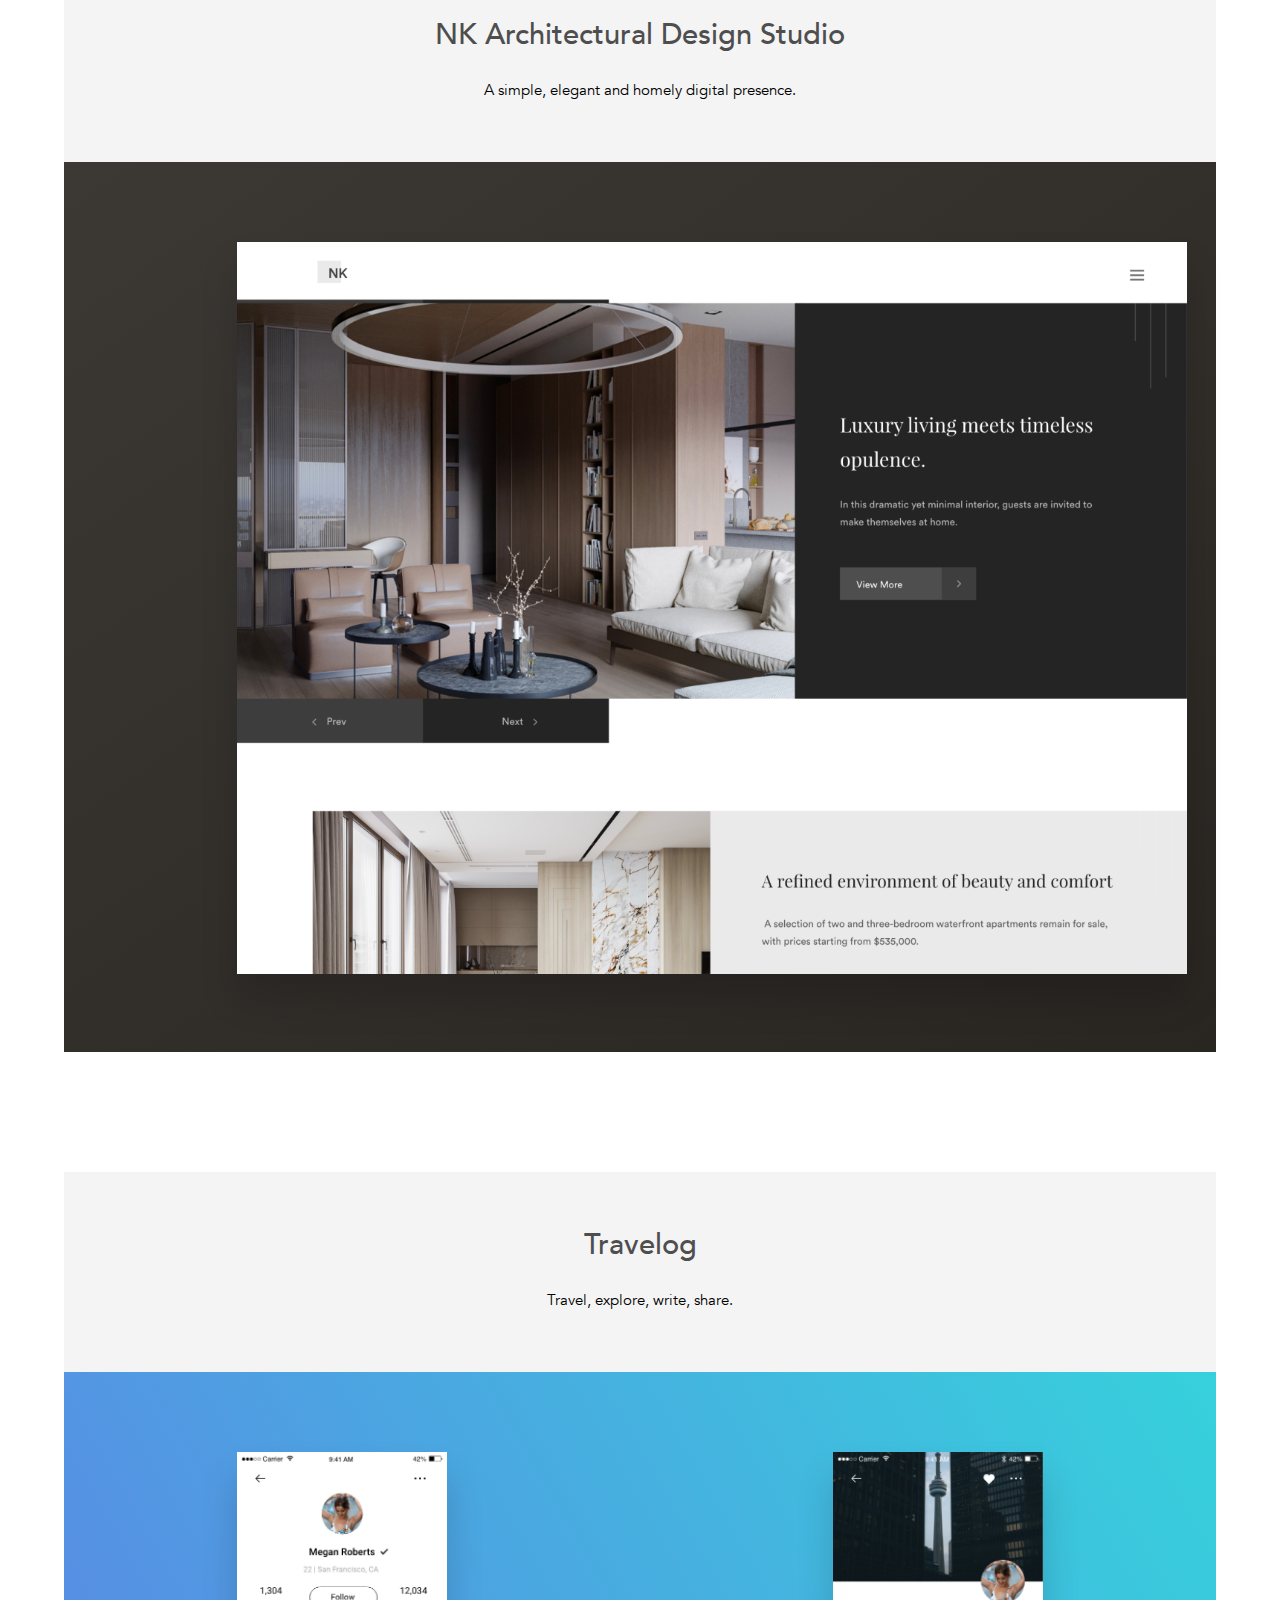
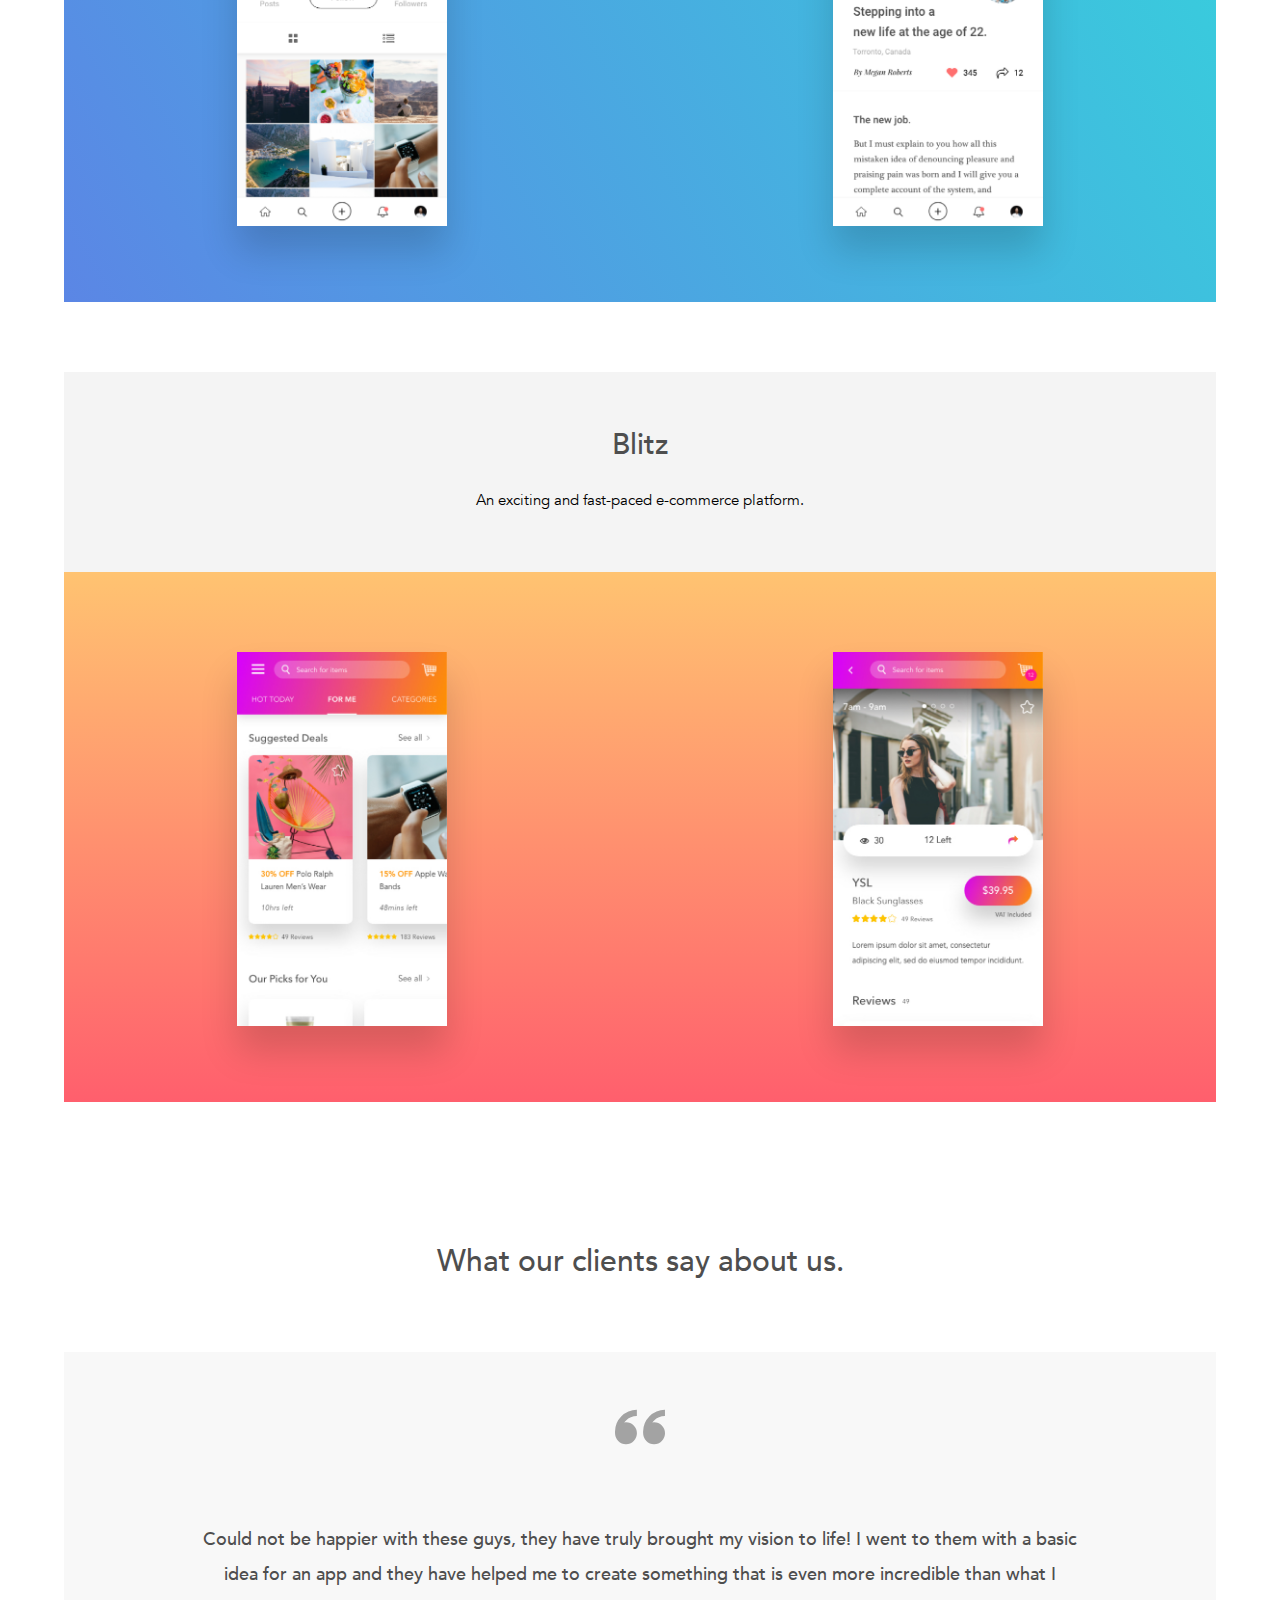
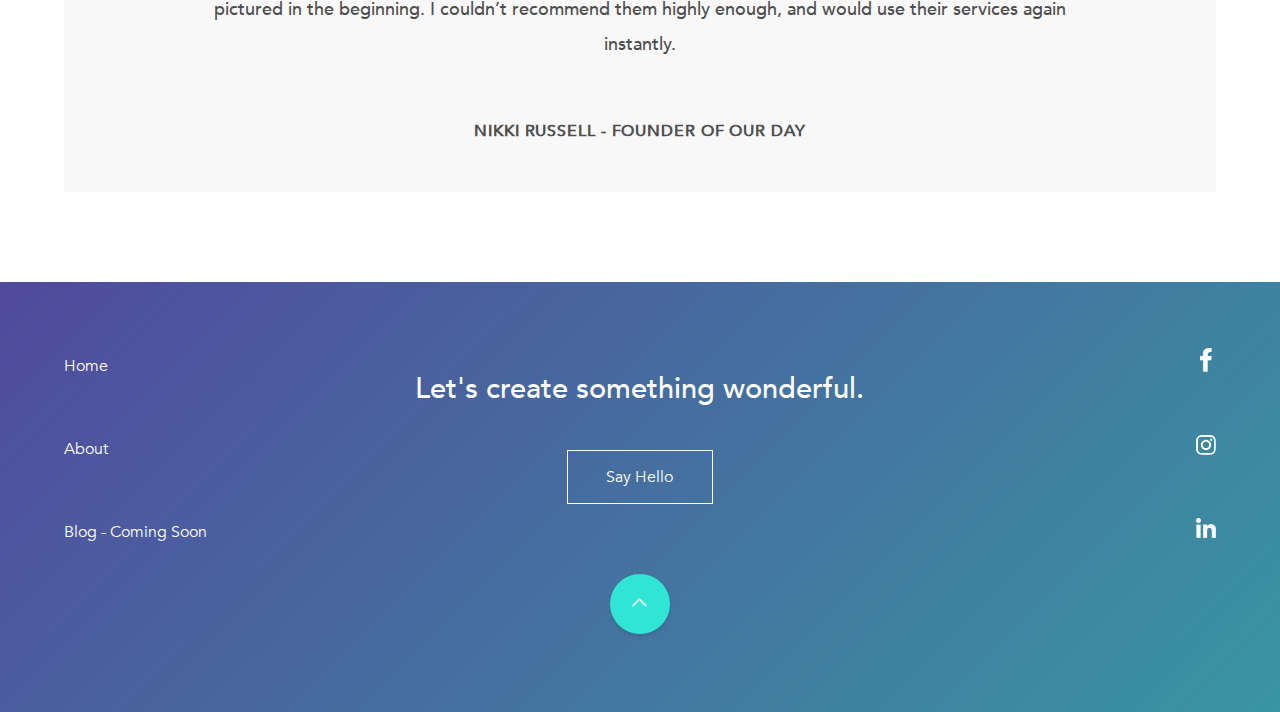
<file: ourwork.html>
<!DOCTYPE html>
<html>

  <head>

    <title>BonneSai™ | Our Work </title>
    <link href="ourwork.css" rel="stylesheet" type='text/css' />
    <link rel="icon" type="image/png" href="assets/icons/BonneSaiLogo.ico">
    <script src="https://ajax.googleapis.com/ajax/libs/jquery/3.2.1/jquery.min.js"></script>
    <script src="ourwork.js"></script>
    <meta name="viewport" content="width=device-width, initial-scale=1.0">

  </head>

  <body>


    <div class="mobile-menu">

      <img class="mobile-menu-bg" src="assets/images/header-tiles.png" />

      <ul class="menu-links">

        <li>
          <a href="index.html">Home</a>
        </li>

        <li>
          <a href="about.html">About</a>
        </li>
        
        <li>
          <a href="ourwork.html">Our Work</a>
        </li>

        <li>
          <a href="contact.html">Let's Chat</a>
        </li>

      </ul>


    </div>

    <section class="header">

      <div class="container">

        <nav class="nav">

          <div class="nav-bg">
            <div class="container desktop-fixed">
              <ul class="left">

                <li>
                  <a href="index.html"><img class="header-logo" src="assets/icons/bonnesailogo.svg"/><span id="logo-text">BonneSai</span></a>
                </li>

              </ul>

              <ul class="right">

                <li>
                  <a class="ul-links" href="index.html">Home</a>
                </li>

                <li>
                  <a class="ul-links" href="about.html">About</a>
                </li>

                <li>
                  <a class="ul-links" href="ourwork.html">Our Work</a>
                </li>

                <li style="padding-right: 0;">
                  <a href="contact.html" class="btn">Let's Chat</a>
                </li>

              </ul>
            </div>


            <div class="container mobile-fixed">

              <ul class="left">

                <li>
                  <a href="index.html"><img class="header-logo" alt="BonneSai logo" src="assets/icons/bonnesailogo.svg"/><span id="logo-text">BonneSai</span></a>
                </li>

              </ul>

              <div class="burger" style="display: none">
                <div id="top"></div>
                <div id="bot"></div>
              </div>

            </div>

          </div>

          <ul class="left">

            <li>
              <a href="index.html"><img class="header-logo" alt="BonneSai logo"  src="assets/icons/bonnesailogo.svg"/>BonneSai</a>
            </li>

          </ul>

          <ul class="right">

            <li>
              <a class="ul-links" href="index.html">Home</a>
            </li>

            <li>
              <a class="ul-links" href="about.html">About</a>
            </li>

            <li>
              <a class="ul-links" href="ourwork.html">Our Work</a>
            </li>

            <li style="padding-right: 0;">
              <a href="contact.html" class="btn">Let's Chat</a>
            </li>

          </ul>

          <div class="burger" style="display: none">
            <div id="top"></div>
            <div id="bot"></div>
          </div>

        </nav>



        <div class="text">

          <h1>Some of our recent work.</h1>

          <p>A small collection of the things we’ve been working on recently.</p>

        </div>

        <img id="scrolldown" src="assets/images/scrolldown.png" draggable="false" />


      </div>


    </section>


    <section class="quote">

        <div class="container">

            <div class="quote-text">

                <h2>“The skill lies in the ability to push the boundries of digital innovation to produce people driven experiences that will withstand the test of time.”</h2>

                <hr class="v-line-center" width="1" size="110">
            </div>

        </div>


    </section>


    <section class="portfolio">



        <div class="portfolio-wrapper first">


              <div class="pending">
                  
                  <div class="showcase">

                      <h2>Inuti</h2>
                      <p>A digital abode for interior designers.</p>

                      <div class="display inuti">

                          <div class="screen-wrapper">
                              <img class="screens" src="assets/images/portfolio/inuti/inuti-view.png" />
                              <img class="screens" src="assets/images/portfolio/inuti/inuti-home.png" />
                          </div>


                      </div>


                  </div>

              </div>


              <div class="pending">
                
                <div class="showcase">

                    <h2>ArchiCase</h2>
                    <p>A home for the future of living.</p>

                    <div class="display archicase">

                        <div class="screen-wrapper">
                            <img class="screens" src="assets/images/portfolio/archicase/archicase-profile.png" />
                            <img class="screens" src="assets/images/portfolio/archicase/archicase-feed.png" />
                        </div>


                    </div>


                </div>

            </div>



            </div>

    


        <div class="orbit">
                
          <div class="showcase">

              <h2>Orbit</h2>
              <p>Managing an agency has never been more enjoyable.</p>

              <div class="display">

                  <div class="screen-wrapper">
                      <img class="web-screens" src="assets/images/portfolio/orbit/orbit.jpg" />
                  </div>


              </div>

          </div>

        </div>


        <div class="draipe">

          <div class="showcase">

              <h2>Draipe</h2>
              <p>A social platform to empower emerging fashion designers.</p>

              <div class="display">

                  <div class="screen-wrapper">
                      <img class="screens" src="assets/images/portfolio/draipe/categories.png" />
                      <img class="screens" src="assets/images/portfolio/draipe/brand-profile.png" />
                      <img class="screens" src="assets/images/portfolio/draipe/discovery.png" />
                      <img class="screens" src="assets/images/portfolio/draipe/my-wishlist.png" />
                      
                  </div>


              </div>


          </div>



      </div>



      <div class="nk">
            
        <div class="showcase">

            <h2>NK Architectural Design Studio</h2>
            <p>A simple, elegant and homely digital presence.</p>

            <div class="display">

                <div class="screen-wrapper">
                    <img class="web-screens" src="assets/images/portfolio/nk/nk_archi.jpg" />
                </div>


            </div>


        </div>



      </div>


      <div class="portfolio-wrapper second">


        <div class="pending">
            
            <div class="showcase">

                <h2>Travelog</h2>
                <p>Travel, explore, write, share.</p>

                <div class="display">

                    <div class="screen-wrapper">
                        <img class="screens" src="assets/images/portfolio/pending/profile.jpg" />
                        <img class="screens" src="assets/images/portfolio/pending/blog.jpg" />
                    </div>


                </div>


            </div>

        </div>


        <div class="pending">
          
          <div class="showcase">

              <h2>Blitz</h2>
              <p>An exciting and fast-paced e-commerce platform.</p>

              <div class="display blitz">

                  <div class="screen-wrapper">
                      <img class="screens" src="assets/images/portfolio/blitz/home.jpg" />
                      <img class="screens" src="assets/images/portfolio/blitz/product.jpg" />
                  </div>


              </div>


          </div>

      </div>



  <!-- 
            <div class="adaptigrow">

                <div class="showcase">

                    <h2>AdaptiGrow</h2>
                    <p>Bringing the future of produce, into the present.</p>

                    <div class="display">

                        <div class="screen-wrapper">
                            <img class="screens" src="assets/images/portfolio/adaptigrow/onboarding-1.png" />
                            <img class="screens" src="assets/images/portfolio/adaptigrow/category-select.png" />
                            <img class="screens" src="assets/images/portfolio/adaptigrow/fruit-select.png" />
                            <img class="screens" src="assets/images/portfolio/adaptigrow/summary.png" />
                       
                            
                        </div>


                    </div>


                </div>



            </div> -->
      

</section>



<section class="testimonials">

  <div class="text">
    <h2>What our clients say about us.</h2>
  </div>

    <div class="testimonial-container">
      <div class="dk-container">
        <div class="cd-testimonials-wrapper cd-container">
          <div class="img-wrapper">
            <img id="quote-marks" src="assets/icons/quotes-dark.svg" />
          </div>
          <ul class="cd-testimonials">
            <li>
              <div class="testimonial-content">
                <p>Could not be happier with these guys, they have truly brought my vision to life! 

                    I went to them with a basic idea for an app and they have helped me to create something that is even more incredible than what I pictured in the beginning.
              

                    I couldn’t recommend them highly enough, and would use their services again instantly.</p>

                  <div class="author-name">
                    <h2>Nikki Russell - Founder of Our Day</h2>
                  </div>
                  
               
              </div>
            </li>
            <!-- <li>
              <div class="testimonial-content">
                <p>Lorem ipsum dolor sit amet, consectetur adipiscing elit. Maecenas sed diam eget risus varius blandit sit amet non magna. Cras mattis consectetur purus sit amet fermentum.</p>
                <div class="cd-author">
                  
                </div>
              </div>             
            </li>
            <li>
              <div class="testimonial-content" >
                <p>Lorem ipsum dolor sit amet, consectetur adipiscing elit. Maecenas sed diam eget risus varius blandit sit amet non magna. Cras mattis consectetur purus sit amet fermentum.</p>
                <div class="cd-author">
                  
                </div>
              </div>
            </li> -->
          </ul>
        </div>
        <!-- cd-testimonials -->
      </div>
    </div>


  </section>


  <footer>

    <div class="container">


      <div class="footer-links">
        <ul>
          <li>
            <a href="index.html">Home</a>
          </li>

          <li>
            <a href="about.html">About</a>
          </li>

          <li>
            <a href="#">Blog - Coming Soon</a>
          </li>


        </ul>

      </div>

      <div class='contact-center'>

        <div class='text'>
          <h1>Let's create something wonderful.</h1>
          <a href="contact.html" class="hollow-btn">Say Hello</a>


          <button id='back-to-top'><img src="assets/images/top.png" width="15px" /></button>

        </div>

      </div>


      <div class='social-footer'>

        <ul>
          <li>
            <a href="https://www.facebook.com/BonneSaiAU/"><img src="assets/icons/facebook.png" width="12px" style="padding-right: 4px;" /></a>
          </li>

          <!-- <li>
            <a href="#"><img src="assets/icons/dribbble.png" width="20px" /></a>
          </li> -->

          <li>
            <a href="https://www.instagram.com/bonnesai/"><img src="assets/icons/instagram.png" width="20px" /></a>
          </li>

          <li>
            <a href="https://www.linkedin.com/company/bonnesai/"><img src="assets/icons/linkedin.png" width="20px" /></a>
          </li>
        </ul>

      </div>


    </div>


  </footer>




    </body>
</html>
</file>
<file: style.css>
@keyframes pan-in {
    0% {
        visibility: visible;
        opacity: 0;
        position: relative;
        margin-top: 80px;
        margin-left: 20px;
        transform: rotate(-7deg);
        transform: skewY(-10deg);
        transform: skewX(10deg);

    }

    100% {
        display: block;
        opacity: 1;
        position: relative;
        margin-top: 0px;
        margin-left: 0px;
        transform: rotate(0deg);
        transform: skewY(0);
        transform: skewX(0deg);



    }

}


@keyframes top-stroke-engage {
    0% {
        transform: rotate(0deg);
        top: 3px;
    }

    100% {
        transform: rotate(45deg);
        top: 1px;
    }
}

@keyframes bottom-stroke-engage {
    0% {
        transform: rotate(0deg);
        top: 0px;
    }

    100% {
        transform: rotate(-45deg);
        top: -1px;
    }
}




@keyframes fade-in {
    0% {opacity: 0; margin-top: 50px;}
    100% {opacity: 1; margin-top: 0px;}
}




@keyframes scroll-down {
    from {margin-top: 30px; opacity: 0;}
    to {margin-top: 0px; opacity: 1;}
}


@keyframes slide-up {
    0% {
        visibility: visible;
        opacity: 0;
        position: relative;
        margin-top: 30px;
        transform: skewY(-5deg);
        transform: skewX(5deg);

    }

    100% {
        opacity: 1;
        position: relative;
        margin-top: 0px;
        transform: skewY(0);
        transform: skewX(0deg);



    }

}




@keyframes slide-from-right {
    0% {
        visibility: visible;
        opacity: 0;
        position: relative;
        margin-top: 100px;
        margin-left: 100px;
        transform: rotate(-7deg);
        transform: skewY(-10deg);
        transform: skewX(10deg);

    }

    100% {
        opacity: 1;
        position: relative;
        margin-top: 0px;
        margin-left: 0px;
        transform: rotate(0deg);
        transform: skewY(0);
        transform: skewX(0deg);



    }

}



@keyframes expand-right-to-left {
    0% {
        display: block;
        left: 100vw;

    }

    100% {
        display: block;
        left: 0vw;
    }

}


@keyframes exit-left-to-right {
    0% {
        left: 0vw;

    }

    100% {
        display: none;
        left: 100vw;
    }

}



@keyframes slideDown {
    0% {
         transform: translateY(-80px);
    }
    100% {
        transform: translateY(0px);
    }
  }


@keyframes slideBackUp {
    0% {
        transform: translateY(0px);
   }
   100% {
       transform: translateY(-80px);
   }
}


@font-face {
    font-family: 'Avenir-Medium';
    src: url('Avenir-Medium.ttf')format('truetype');
}


@font-face {
    font-family: 'Avenir-Book';
    src: url('Avenir-Book.ttf')format('truetype');
}


@font-face {
    font-family: 'Avenir-Light';
    src: url('Avenir-Light.ttf')format('truetype');
}



.nav-slideDown {
    animation: slideDown 0.3s cubic-bezier(.49,.01,0,1);
}


.nav-slideBackup {
    animation: slideBackUp .8s ease-out;
}





* {
    margin: 0;
    padding: 0;
    line-height: 2;
    -webkit-font-smoothing: antialiased;
    -webkit-tap-highlight-color: rgba(0,0,0,0);
}

body {
    overflow-x: hidden;
}


.mobile-fixed {
    display: none;
}



.container {
    width: 1170px;
    margin: auto;
    height: 100%;
}

p {
    font-size: 1.02rem !important;
    line-height: 2;
}


a {
    color: white;
    text-decoration: none;
    z-index: 1000 !important;
}

nav {
    width: 1170px;
    padding-top: 3em;
    z-index: 1000 !important;
}


.header-logo {
    width: 25px;
    margin-right: 1em;
    vertical-align: middle;
}

.nav-bg {
    position: fixed;
    z-index: 999;
    background: white;
    box-shadow: 0px 4px 6px rgba(0,0,0, 0.08);
    top: 0;
    left: 0;
    width: 100vw;
    height: 5em;
    display: none;
}

.nav-bg ul {
    animation: none;
}

.nav-bg ul li a {
    color: black;



}

#logo-text {
    position: relative;
    top: 2px;
    font-weight: 200;
    font-family: "Avenir-Medium";

}

.left a {
    font-family: "Avenir-Medium";
}

.nav-bg ul {
    position: relative;
    top: 50%;
    transform: translateY(-50%);
}



.nav ul li {
    display: inline-block;
    padding-right: 4em;
    z-index: 1000 !important;

}


.ul-links::after {
    content: '';
    display: block;
    width: 0;
    height: 1px;
    background: #fff;
    transition: width .3s;
}

.ul-links:hover::after {
    width: 100%;
}


.right {
    position: relative;
    float: right;
    z-index: 100;
}


.ul-links {
    font-family: "Avenir-Light";
}

.btn {
    font-family: "Avenir-Book";
}



.left {
    display: inline-block;
    font-weight: 500;
    font-size: 13pt;
}

.mobile-menu {
    display: none;
}

.mobile-menu ul {
    display: none;
}

.header {
    width: 100vw;
    height: 740px;
    background: linear-gradient(300deg, #00E1FF, #473CC6);
}



.header .text {
    position: relative;
    top: 170px;
    color: white;
    animation: pan-in 2s cubic-bezier(.49,.01,0,1);
    animation-delay: 0.2s;

}

.header .text h1 {
    visibility: hidden;
    font-size: 26pt;
    font-family: "Avenir-Medium" !important;
    padding-bottom: 0.2em;
    font-weight: 500;

}


.header .text hr {
    visibility: hidden;
    width: 140px;
    border: 1px solid white;

}


.header .text p {
    visibility: hidden;
    width: 480px;
    font-size: 13pt;
    line-height: 2;
    padding-top: 1.5em;
    font-family: "Avenir-Book";

}


#header-tiles {
    height: 1500px;
    position: absolute;
    right: -450px;
    top: -300px;
    z-index: 0;
}


#header-iphones {
    visibility: hidden;
    position: relative;
    height: 450px;
    top: -90px;
    left: 480px;
    z-index: 1;
    animation: slide-from-right 2s cubic-bezier(.49,.01,0,1);
    animation-delay: 0.2s;
}


#scrolldown {
    visibility: hidden;
    height: 120px;
    position: absolute;
    top: 250px;
    transition: all 0.4s ease-in-out;
}


#scrolldown:hover {
    cursor: pointer;
    margin-top: 1em;
}


.ul-links {
    position: relative;
    padding-bottom: 3px;

}


.ul-links:hover {
   


}


.btn {
    background: #30E5D4;
    padding: 0.8em 2.2em;
    border-radius: 3px;
    box-shadow: 0px 3px 6px rgba(0,0,0,0.08);
    transition: all 0.2s ease-in-out;
    z-index: 9999 !important;
    color: white !important;
}


.btn:hover {
    box-shadow: 0px 25px 40px rgba(0,0,0,0.10);
    background: white;
    color: #514A9D !important;
}


.quote {
    background: white;
    box-shadow: 0px 25px 35px rgba(0,0,0, 0.08);
    position: relative;
    top: -40px;
    padding: 5em;
    text-align: center;
}

.quote h2 {
    font-family: 'Times New Roman';
    font-style: italic;
    font-weight: 200;
    font-size: 19pt;
    margin: auto;
    padding-bottom: 1.5em;
}


.quote p {
    width: 70%;
    margin: auto;
    font-family: "Avenir-Book";
}


.v-line-center {
    border: 0.5px solid rgba(0,0,0, 0.2);
    width: 0;
    margin: auto;
}


.whatwedo {
    text-align: center;
    margin-top: 2em;
}


.whatwedo h1 {
    font-weight: 500;
    color: #4e4e4e;
    font-size: 30px;
    padding-bottom: 1em;
    font-family: "Avenir-Medium" !important;
}

.whatwedo p {
    width: 60%;
    margin: auto;
    font-family: "Avenir-Book";
}


.whatwedo .services {
    width: 50%;
}



.whatwedo .wrapper {
    position: relative;
    top: 100px;
    margin-top: 3em;
    width: 100%;
    display: flex;
    flex-wrap: wrap;
}


.whatwedo .icon-point {
    text-align: left;
    display: block;
    float: left;
}




.whatwedo .icon-point p {
    display: block;
    float: left;
    margin-top: 2em;
    width: 450px;
    font-family: "Avenir-Book";
    font-size: 11.5pt;

}


.icon-wrapper {
    display: block;

}


.icon-wrapper img {
    width: 60px;
    height: 60px;
    box-shadow: 0px 3px 7px rgba(0, 0, 0, 0.12);
    margin-right: 1em;
    border-radius: 100vw;
    vertical-align: middle;
    transition: all 0.4s cubic-bezier(0.25, 0.46, 0.45, 0.94);
}


.icon-wrapper img:hover {
    transform: scale(1.05);
    box-shadow: 0px 3px 7px rgba(0, 0, 0, 0.16);
}

.icon-wrapper h2 {
    display: inline;
    position: relative;
    font-size: 25px;
    font-weight: 500;
    color: #4e4e4e;
    font-family: "Avenir-Medium" !important;

}





.icon-tiles {
    padding-top: 1.4em;
    width: 50%;

}


.icon-tiles img {
    width: 95%;
    margin: auto;
    float: right;
}







.startup-solutions {
    position: relative;
    top: 250px;
    text-align: center;
}


.startup-solutions .icon-point img {
    display: block;
    width: 60px;
    height: 60px;
    box-shadow: 0px 3px 7px rgba(0, 0, 0, 0.12);
    margin: auto;
    margin-bottom: 2em;
    border-radius: 100vw;
    vertical-align: middle;
    transition: all 0.4s cubic-bezier(0.25, 0.46, 0.45, 0.94);
}



.startup-solutions .icon-point h2 {
    font-weight: 500;
    color: #4e4e4e;
    font-size: 28px;
    margin: auto;
    display: block;
    font-family: "Avenir-Medium" !important;
}


.startup-solutions .icon-point p {
    margin: auto;
    margin-top: 1.3em;
    font-size: 1.02rem !important;
    width: 73%;
    line-height: 2.4 !important;
    font-family: "Avenir-Book";
}




.services-list {
    position: relative;
    top: 250px;
}


.service .feature h2 {
    margin-top: 2em;
    font-weight: 500;
    color: #4e4e4e;
    font-size: 25px;
    font-family: "Avenir-Medium" !important;
}


.service .feature {
    width: 50%;
}


.service {
    width: 100%;
    display: flex;
    flex-wrap: wrap;
}


.feature hr {
    margin-top: 10em;
    border: 0.5px solid rgba(0,0,0, 0.4);
    width: 370px;
}

.feature p {
    margin-top: 1.7em;
    width: 80%;
    font-family: "Avenir-Book";
}

.right-image {
    width: 50%;

}


.right-image img {
    width: 500px;
    height: 400px;
    float: right;
    box-shadow: 0px 25px 60px rgba(0,0,0,0.10);
}


.mobile-image-hr {
    display: none;
    border: 0.5px solid rgba(0,0,0, 0.2) !important;
}






/* This is the start of the testimonials CSS */

.testimonials {
    height: 550px;
    display: block;
    position: relative;
    top: 250px;
    margin-bottom: 5em;
}


.testimonial-container {
    background: linear-gradient(315deg, #3995A2, #514A9D);
    width: 100%;
    position: static;
    height: 470px;
    padding-top: 3em;
}

.cd-testimonials-wrapper {
	width: 100%;
    max-width: 100%;
    height: 450px;
	margin: 0 auto;
	background: none;
	-webkit-font-smoothing: antialiased;
    padding-top: 50px !important;
    z-index: 1;
    position: static;

}


a.flex-next, a.flex-prev {
    display: none !important;
}

@media only screen and (min-width: 768px) {
	.cd-testimonials-wrapper {
		padding: 100px 0px 60px;
	}
	
}

.testimonial-content {
	max-width: 1000px;
	width: 80%;
    margin: 0 auto 30px auto;
    
}

.cd-testimonials {
	color: white;
	text-align: center;
	list-style: none;
	padding: 0;
    margin: 0;
}

.cd-testimonials > li {
    opacity: 0;
    position: static;
}

.img-wrapper {
    text-align: center;
    position: relative;
    top: 0px;
    display: block;
    margin: auto !important;
    width: 100%;
    display: flex;
    height: 120px;
    justify-content: center;
}

#quote-marks {
    width: 50px;
    height: 50px;
    
}


.author-name {
    width: 100%;
    height: 50px;
    margin: auto;

}


.author-name h2 {
    display: block;
    text-transform: uppercase;
    position: static;
    text-align: center;
    font-family: "Avenir-Medium";
    font-size: 1rem;
    letter-spacing: 0.9px;
    font-weight: 100px;
    

}


.cd-testimonials > li:first-child {
	position: relative;
	opacity: 1;
}

.testimonial-content p {
	line-height: 1.4;
	margin-bottom: 3em;
    padding: 0 14px;
    font-family: "Avenir-Medium" !important;
    font-size: 1.1rem !important;
    font-weight: 500;
}

@media only screen and (min-width: 768px) {
	.testimonial-content p {
		
		font-family: "Avenir-Book";
	}
}

@media only screen and (min-width: 1170px) {
	.testimonial-content p {
		font-size: 24px;
		line-height: 2;
	}
}


.cd-author-info span p {
	display: inline-block;
	font-size: 14px;
	padding-left: 0;
}

.cd-author-info span p a {
	color: rgba(126, 129, 136, 1);
}

.cd-author img,
.cd-author .cd-author-info {
	display: inline-block;
	vertical-align: top;
}

.cd-author img {
	width: 40px;
	height: 40px;
	border-radius: 50%;
	margin-right: 5px;
}

.cd-author .cd-author-info {
	text-align: left;
	line-height: 1
}

.cd-author .cd-author-info li:first-child {
	font-size: 14px;
	margin-top: 4px;
}

.cd-author .cd-author-info li:last-child {
	font-size: 12px;
	color: #6b6b70;
}

ul.cd-author-info {
	list-style: none;
}

ul.cd-author-info li span:before {
	font-family: 'FontAwesome';
	content: '\f099';
	font-size: 24px;
	display: inline-block;
	position: absolute;
	margin-top: 2px;
	font-style: normal;
	margin-left: -30px;
}

ul.cd-author-info li span {
	font-size: 14px;
	padding-left: 30px;
	line-height: 24px;
	font-family: 'Open Sans', sans-serif;
	font-style: italic;
	font-weight: 300;
}



@media only screen and (min-width: 768px) {
	.cd-author img {
		width: 58px;
		height: 58px;
	}
	.cd-author .cd-author-info {
		line-height: 1.4;
	}
	.cd-author .cd-author-info li:first-child {
		font-size: 18px;
	}
}

@media only screen and (max-width: 320px) {}

.flex-direction-nav a {
	text-decoration: none;
	display: block;
	width: 50px;
	height: 100%;
	margin: 0px 0 0;
	position: absolute;
	z-index: 9999;
	top: 0;
	overflow: hidden;
	opacity: 1;
	background: rgba(245, 245, 245, 1);
	cursor: pointer;
	color: rgba(255, 255, 255, .5);
	text-shadow: 1px 1px 0 rgba(255, 255, 255, 0.3);
	-webkit-transition: all 0.3s ease-in-out;
	-moz-transition: all 0.3s ease-in-out;
	-ms-transition: all 0.3s ease-in-out;
	-o-transition: all 0.3s ease-in-out;
	transition: all 0.3s ease-in-out;
}

.flex-direction-nav a:before {
	font-size: 40px;
	content: url('https://dl.dropboxusercontent.com/u/97609687/codepen/chevronleft.svg');
	position: absolute;
	display: block;
	top: 50%;
	padding: 14px 10px 14px 10px;
	-webkit-transform: translateY(-50%);
	-moz-transform: translateY(-50%);
	-ms-transform: translateY(-50%);
	transform: translateY(-50%);
}

.flex-direction-nav a.flex-next:before {
	content: url('https://dl.dropboxusercontent.com/u/97609687/codepen/chevronright.svg');
	padding: 14px 20px 14px 10px;
}

.flex-direction-nav .flex-prev {
	left: 0px;
}

.flex-direction-nav .flex-next {
	right: 0px;
	text-align: right;
}

.flexslider:hover .flex-direction-nav .flex-prev {
	opacity: 1;
	left: 0px;
}

.flexslider:hover .flex-direction-nav .flex-prev:hover {
	opacity: 1;
}

.flexslider:hover .flex-direction-nav .flex-next {
	opacity: 1;
	right: 0px;
}

.flexslider:hover .flex-direction-nav .flex-next:hover {
	opacity: 1;
}

.flex-direction-nav .flex-disabled {
	opacity: 0!important;
	filter: alpha(opacity=0);
	cursor: default;
}

.flex-control-paging li a {
	width: 10px;
    height: 10px;
    background: rgba(255,255,255,0.5);
    box-sizing: border-box;
    display: block;
    background-image: url('assets/dylan.png') !important;
	cursor: pointer;
	text-indent: -9999px;
	box-shadow: 0 1px 2px rgba(0, 0, 0, 0.16);
	-webkit-border-radius: 100vw;
	-moz-border-radius: 100vw;
    border-radius: 100vw;
    transition: all 0.4s cubic-bezier(0.175, 0.885, 0.32, 1.275);
}

.flex-control-paging li a:hover {
    background: rgba(255,255,255,1);
}


.flex-control-paging li a.flex-active {
    background: rgba(255,255,255,1);
    box-shadow: 0px 25px 35px rgba(0,0,0,0.16);
	cursor: pointer;
}

.flex-control-nav {
    bottom: 30px;
	position: absolute;
	margin: 0 auto;
    padding: 0;
    padding-top: 3em;
	text-align: center;
	width: 100%;
}

.flex-control-nav li {
	display: inline-block;
	padding: 0px 5px 0px 5px;
}

@media screen and (max-width: 767px) {
	.flex-direction-nav a {
		width: 30px;
	}
	.flex-direction-nav a:before {
		visibility: hidden;
	}
	.flex-direction-nav a:before {
		padding: 14px 0px 10px 0px;
	}
	.flex-direction-nav .flex-prev {
		left: 0px;
	}
	.flex-direction-nav .flex-next {
		right: 0px;
		text-align: right;
	}
	.flexslider:hover .flex-direction-nav .flex-prev {
		opacity: 1;
		left: 0px;
	}
	.flexslider:hover .flex-direction-nav .flex-prev:hover {
		opacity: 1;
	}
	.flexslider:hover .flex-direction-nav .flex-next {
		opacity: 1;
		right: 0px;
	}
	.flex-direction-nav {
		visibility: hidden;
	}
}






/* This is the end */


.why-us {
    position: relative;
    top: 400px;
}




.why-us .icon-point h2 {
    text-align: center;
    font-weight: 500;
    color: #4e4e4e;
    font-size: 30px;
    padding-top: 1em;
    margin: auto;
    display: block;
    font-family: "Avenir-Medium" !important;
}



.why-us .icon-point p {
    text-align: center;
    margin: auto;
    margin-top: 1.3em;
    width: 60%;
    font-family: "Avenir-Book";
}


.card-wrapper {
    width: 100%;
    display: flex;
    flex-wrap: wrap;
    justify-content: space-between;
    
}


.why-us-bg {
    padding-top: 5em;
    width: 100vw;
    height: 720px;
    background: #F7F7F7;
}


.card {
    width: 30%;
    height: 500px;
    background: white;
    border-radius: 5px;
    box-shadow: 0px 1px 1px rgba(0,0,0, 0.10);
    text-align: center;
}


.card .image {
    width: 100%;
    height: 15em;
    background-size: cover;
    border-radius: 7px 7px 0 0;
    background-position: center;
}


.mockup-shot {
    background-image: url('assets/images/mockups-shot.png');
}


.orbit-shot {
    background-image: url('assets/images/orbit-shot.png');
}


.ui-shot {
    background-image: url('assets/images/ui-shot.png');
}


.card .text h2 {
    font-size: 18px;
    color: #4e4e4e;
    margin-top: 2em;
    font-weight: 500;
    font-family: "Avenir-Medium" !important;
}


.card .text p {
    margin: auto;
    line-height: 2;
    margin-top: 1.4em;
    width: 84%;
    font-size: 14px !important;
    font-family: "Avenir-Book";
}


.why-us a {
    display: block;
    width: 100px;
    text-align: center;
    position: relative;
    top: 80px;
    margin: auto !important;
    font-family: "Avenir-Book" !important;
    box-shadow: 0px 25px 35px 0px rgba(0, 0, 0, 0.1);
}


footer {
    width: 100vw;
    position: relative;
    top: 400px;
    height: 430px;
    overflow: hidden;
    background: linear-gradient(315deg, #3995A2, #514A9D);
}

footer .container {
    display: flex;
    justify-content: space-between;
}


footer .footer-links {
    height: 80%;
    width: 15%;
    position: relative;
    top: 10%;
    display: inline-block;
}


.footer-links li {
    line-height: 5.2;
    list-style: none;
    transition: all 0.2s ease-in-out;
    font-family: "Avenir-Book";
}


.footer-links li:hover {
    padding-left: 0.6em;
}


footer .contact-center {
    position: relative;
    top: 10%;
    width: 70%;
    height: 80%;
}


.contact-center h1 {
    margin: auto;
    text-align: center;
    margin-top: 1.2em;
    font-size: 22pt;
    font-weight: 400;
    color: white;
    font-family: "Avenir-Medium" !important;
}


.contact-center .hollow-btn {
    position: relative;
    width: 150px;
    display: block;
    margin: auto;
    width: 80px;
    padding: 0.6em 2em;
    margin-top: 2em;
    text-align: center;
    color: white;
    border: 1px white solid;
    overflow:hidden;
    background: none;
    z-index: 1 !important;
    font-family: "Avenir-Book" !important;
    cursor: pointer;
    transition:         0.08s ease-in;
    -o-transition:      0.08s ease-in;
    -ms-transition:     0.08s ease-in;
    -moz-transition:    0.08s ease-in;
    -webkit-transition: 0.08s ease-in;
}


#back-to-top {
    background: #30E5D4;
    border-radius: 100%;
    width: 60px;
    height: 60px;
    border: none;
    display: block;
    margin: auto;
    position: relative;
    top: 70px;
    box-shadow: 0px 2px 4px rgba(0,0,0,0.10);
    color: white;
    transition: all 0.2s ease-in-out;
}

#back-to-top:focus {
    outline: none;
}


#back-to-top:hover {
    box-shadow: 0px 25px 35px rgba(0,0,0,0.16);
}

.hollow-btn:before {
    content: "";
    position: absolute;
    background: white;
    bottom: 0;
    left: 0;
    right: 0;
    top: 100%;
    z-index: -1;
    -webkit-transition: top 0.09s ease-in;
}

.hollow-btn:hover {
    color: #514A9D;
  }

  .hollow-btn:hover:before {
    top: 0;
  }


footer .social-footer {
    position: relative;
    top: 10%;
    height: 80%;
    width: 15%;
    display: inline-block;
}


.social-footer ul {
    text-align: right;

}

.social-footer li {
    line-height: 5.2;
    list-style: none;
    transition: all 0.2s ease-in-out;
}


.social-footer li:hover {
    padding-right: 0.6em;
}


.footer-info {
    width: 1170px;
    padding-bottom: 1em;
    display: block;
    position: absolute;
    bottom: 0;
    margin: auto;
    text-align: left;
    color: white;
    font-size: 9pt;
    padding-bottom: 2em;
}



@media screen and (max-width: 667px) {

    p {
        font-size: 1rem !important;
    }



    body {
      width: 100vw !important;
      overflow-x: hidden !important;
    }

    .container {
        width: 83vw;
    }


    .desktop-fixed {
        display: none;
    }

    .mobile-fixed {
        display: block;
        z-index: 9999 !important;
    }


    #header-tiles {
        display: none;
    }

    .header-logo {
        width: 25px;
    }


    #header-iphones {
        position: relative;
        left: -6vw;
        top: 160px;
        width: 93vw;
        height: auto;
        margin: auto;
        animation: fade-in 1s ease-in-out;
        animation-delay: 0.2s;
        overflow: hidden !important;
    }

    .nav {
        z-index: 9999 !important;
        width: 100%;
     }

    .nav-bg {
        z-index: 999 !important;
        background: white;
        box-shadow: 0px 7px 9px rgba(0,0,0, 0.14);
        top: 0;
        left: 0;
        width: 100vw;
        height: 80px;
        display: none;
    }

    .nav .burger {
        display: block !important;
        float: right;
        margin-top: 20px;
        width: 35px;
        height: auto;
        z-index: 9999 !important;
    }

    .mobile-menu {
        display: none;
        background:#4C58A4;
        height: 110vh;
        width: 100vw;
        position: fixed;
        top: 0;
        left: 0;
        z-index: 900 !important;
    }

    .mobile-menu ul {
        display: block;
        font-size: 2rem;
        position: relative;
        top: 45%;
        transform: translateY(-50%);
        padding: 1.5em;
        list-style: none;
    }

    .mobile-menu-bg {
        position: absolute;
        opacity: 0.26;
        height: 200vh;
        top: -40vh;
        left: -60vw;
    }

    .mobile-menu ul li {
        line-height: 4;
        font-weight: 500;
        font-family: "Avenir-Medium" !important;
    }



    #top {
        width: 27px;
        height: 2px;
        background: white;
        right: 0;
    }


    #bot {
        position: relative;
        top: 13px;
        width: 27px;
        height: 2px;
        background: white;


    }

    .header {
      height: 650px;
    }


    .nav .right {
        display: none;
    }

    .nav {
        padding-top: 1em;
    }

    .nav .left li {
        font-size: 1.3rem;
        padding-top: 10px;
    }




    .mobile-fixed .burger {
      padding-top: 20px;
    }


    .header .text {
        position: relative;
        top: 110px;
    }
    

    .header .text h1 {
        font-size: 1.6rem;
        padding-bottom: 0.5em;
        font-weight: 500;
    }

    .header .text hr {
        width: 100px;
        border: 1px solid white;
    }


    .header .text p {
        width: 100%;
        padding-top: 1em;
        font-size: 1rem;
    }

    #scrolldown {
        display: none;
    }


    .quote {
      top: 50px !important;
        height: auto;
        padding-top: 3em;
        padding-bottom: 3em;
        padding-left: 1.5em;
        padding-right: 1.5em;
        margin-bottom: 7em;
    }

    .quote h2 {
        font-size: 1.3rem;
    }

    .quote p {
        font-size: 28pt;
        width: 100%;
        padding: 0;
    }


    .whatwedo .wrapper {
      height: auto;
    }


    .v-line-center {
      height: 100px;
    }

    .whatwedo .text h1 {
        font-size: 1.5rem;
    }

    .whatwedo .text p {
        font-size: 28pt;
        width: 100%;
    }

    .icon-tiles {
        float: left;
        display: block;
        width: 100%;
    }

    .whatwedo .services {
        clear: both;
        width: 100%;

    }


    .icon-point {
    margin-bottom: 4em !important;
  }

    .whatwedo .wrapper {
      margin-top: 0;
    }


    #services-img {
        display: block !important;
        width: 100%;
        height: 100%;
        margin-bottom: 5em;
    }


    .services h2 {
        font-size: 1.5rem;
        margin-top: 1em;
    }


    .services .icon-point p {
        font-size: 1rem !important;
        width: 100% !important;
    }


    .icon-tiles {
        display: none;
    }


    .icon-point h2 {
        font-size: 1.5rem !important;
    }


    .testimonials {
        top: 150px;
    }


    .cd-testimonials-wrapper {
        padding-top: 4em;
        height: 630px;
        position: static;
    }


    .testimonial-content {
        width: 95%;

    }

    .testimonial-content p {
        font-size: 1.1rem !important;
        line-height: 1.7;
    }

    .img-wrapper {
        height: 90px;
    }




    .startup-solutions {
      top: 250px !important;
    }


    .startup-solutions h2 {
        font-size: 1.5rem  !important;
    }

    .startup-solutions .icon-point p {
        font-size: 1rem !important;
        width: 100% !important;
    }

    .startup-solutions .icon-point hr {
        height: 110px;
        margin-top: 3em !important;
    }


    .services-list .service {
        display: flex;
        flex-wrap: wrap;
    }


    .services-list {
      top: 230px;
    }

    .service .feature {
        width: 100%;
        text-align: center;
        margin-bottom: 2em !important;
    }

    .feature h2 {
        font-size: 1.5rem  !important;
        margin-top: 0 !important;
    }

    .feature p {
        width: 100%;
        margin: 1.5em auto;
    }

    .right-image {
        margin: auto;
        width: 100%;
        display: block;
        height: 370px;

    }

    .right-image img {
        margin: auto;
        width: 100%;
        display: block;
        height: auto;
        margin-bottom: 3em;
    }

    .feature hr {
        display: none;
    }



    .feature .icon-wrapper img {
        display: block;
        margin: auto;
        margin-bottom: 1.4em;
    }


    .mobile-image-hr {
        display: block;
        width: 100%;
        border: 1px solid black;
        margin-bottom: 10em;
    }


    .card-wrapper {
        display: flex;
        flex-wrap: wrap;
        height: 1600px !important;
    }


    .why-us-bg {
        height: 1750px;
    }

    .card {
        width: 100% !important;
        height: 480px !important;
    }

    .card .image {
        height: 190px !important;
    }

    .card h2 {
        font-size: 1.2rem  !important;
    }

    .card .text p {
        width: 85% !important;
    }


    .btn {
        top: 10px !important;
        width: 60% !important;
        font-size: 1.2rem !important;
    }


    .footer-links {
        display: none !important;
    }

    .social-footer {
        top: 0 !important;
        display: block !important;
        justify-content: space-between;
        width: 100% !important;

    }

    .why-us {
      top: 200px;

    }


    .why-us .icon-point h2 {
        font-size: 1.5rem  !important;
    }

    .why-us p {
        width: 100% !important;
        margin-bottom: 2em;
    }

    .why-us hr {
        height: 100px;
    }


    .contact-center {
        width: 100% !important;
        display: block !important;
        height: 380px !important;
        padding-top: 2em;
    }

    .contact-center h1 {
        font-size: 1.5rem !important;
    }

    .contact-center .hollow-btn {
        width: 35% !important;
        border: 1.5px solid white;
        font-size: 1.2rem !important;
    }

    #back-to-top {
        width: 60px;
        height: 60px;
    }


    #back-to-top img {
        width: 18px;
    }


    .social-footer li img {
        display: inline;
        height: 25px !important;
        width: auto;
    }

    footer {
        height: 520px;
        top: 200px !important;
    }

    footer .container {
      height: auto !important;
        display: block !important;
    }


    .social-footer ul {
      padding-top: 1.5em;
        text-align: center;
        display: flex;
        justify-content: space-around;
        height: 40px;
    }



}



@media screen and (min-width: 1800px) {


    .header .text {
        position: relative;
        top: 28vh;
        color: white;

    }

    .header {
        height: 1200px;
    }




    #header-tiles {
        height: 2500px;
        right: -600px;
        top: -490px;
        z-index: 0;

    }


    #header-iphones {
        position: relative;
        height: 650px;
        top: 30px;
        left: 370px;
        z-index: 1;
    }


    #scrolldown {
        height: 120px;
        position: absolute;
        top: 425px;
        transition: all 0.4s ease-in-out;
    }




    .pricing .left-tile {
    width: 60vw;
    height: 200vh;
    position: absolute;
    background: linear-gradient(300deg, #00E1FF, #473CC6);
    transform: rotate(30deg);
    opacity: 0.7;
    border-radius: 80px;
    top: -35vh;
    left: -19vw;
    z-index: 1 !important;
}


.pricing .right-tile {
    width: 1100px;
    height: 1100px;
    position: absolute;
    background: linear-gradient(300deg, #00E1FF, #473CC6);
    transform: rotate(30deg);
    border-radius: 80px;
    opacity: 0.7;
    bottom: -65vh;
    right: 5vw;
    z-index: 1 !important;
}


#phone-trio {
    width: auto;
    height: 800px;
    position: absolute;
    transform: rotate(30deg);
    z-index: 1000 !important;
    right: 10vw;
    top: 22vh;
}


.why-us {
    top: 450px;
}


footer {
    top: 550px;
}




}


@media screen and (min-width: 1600px) {
    .header {
        height: 900px !important;
    }


    #header-iphones {
        height: 500px !important;
        top: -30px;
        left: 450px;
    }


    #scrolldown {
        top: 250px;
    }
}
</file>
<file: contact.css>
@keyframes pan-in {
    0% {
        visibility: visible;
        opacity: 0;
        margin-top: 80px;
        margin-left: 20px;
        transform: rotate(-7deg);
        transform: skewY(-10deg);
        transform: skewX(10deg);

    }

    100% {
        display: block;
        opacity: 1;
        margin-top: 0px;
        margin-left: 0px;
        transform: rotate(0deg);
        transform: skewY(0);
        transform: skewX(0deg);



    }

}



@keyframes send-off {
    from {
        position: relative;
        left: 0px;
        opacity: 1;
        visibility: visible;
    }

    to {
        position: relative;
        left: 120px;
        opacity: 0;
    }

}


@keyframes send-off-faded {
    from {
        position: relative;
        left: 0px;
        opacity: 0.3;
        visibility: visible;
    }

    to {
        position: relative;
        left: 130px;
        opacity: 0;
    }

}



@keyframes pan-in-faded {
    0% {
        visibility: visible;
        opacity: 0;
        position: relative;
        top: 80px;
        left: 20px;
        transform: rotate(-7deg);
        transform: skewY(-10deg);
        transform: skewX(10deg);

    }

    100% {
        display: block;
        opacity: 0.3;
        position: relative;
        top: 0px;
        left: 0px;
        transform: rotate(0deg);
        transform: skewY(0);
        transform: skewX(0deg);



    }

}


@keyframes pan-out {
    0% {
        visibility: visible;
        opacity: 0;
        position: relative;
        top: 0px;
        left: 0px;
        transform: rotate(0deg);
        transform: skewY(0deg);
        transform: skewX(0deg);

    }

    100% {
        display: block;
        opacity: 1;
        position: relative;
        top: -80px;
        left: -20px;
        transform: rotate(7deg);
        transform: skewY(10deg);
        transform: skewX(-10deg);



    }
}


@keyframes scroll-down {
    from {margin-top: 30px; opacity: 0;}
    to {margin-top: 0px; opacity: 1;}
}


@keyframes slide-up {
    0% {
        visibility: visible;
        opacity: 0;
        position: relative;
        top: 30px;
        transform: skewY(-5deg);
        transform: skewX(5deg);

    }

    100% {
        opacity: 1;
        position: relative;
        top: 0px;
        transform: skewY(0);
        transform: skewX(0deg);



    }

}

@keyframes expand-right-to-left {
    0% {
        display: block;
        left: 100vw;

    }

    100% {
        display: block;
        left: 0vw;
    }

}


@keyframes exit-left-to-right {
    0% {
        left: 0vw;

    }

    100% {
        display: none;
        left: 100vw;
    }

}


@keyframes top-stroke-engage {
    0% {
        transform: rotate(0deg);
        top: 3px;
    }

    100% {
        transform: rotate(45deg);
        top: 1px;
    }
}

@keyframes bottom-stroke-engage {
    0% {
        transform: rotate(0deg);
        top: 0px;
    }

    100% {
        transform: rotate(-45deg);
        top: -1px;
    }
}


@keyframes slide-from-right {
    0% {
        visibility: visible;
        opacity: 0;
        position: relative;
        margin-top: 100px;
        margin-left: 100px;
        transform: rotate(-7deg);
        transform: skewY(-10deg);
        transform: skewX(10deg);

    }

    100% {
        opacity: 1;
        position: relative;
        margin-top: 0px;
        margin-left: 0px;
        transform: rotate(0deg);
        transform: skewY(0);
        transform: skewX(0deg);



    }

}




@font-face {
    font-family: 'Avenir-Medium';
    src: url('Avenir-Medium.ttf')format('truetype');
}


@font-face {
    font-family: 'Avenir-Book';
    src: url('Avenir-Book.ttf')format('truetype');
}


@font-face {
    font-family: 'Avenir-Light';
    src: url('Avenir-Light.ttf')format('truetype');
}



body {
    background: linear-gradient(300deg, #00E1FF, #473CC6);
}


.mobile-fixed {
    display: none;
}


.nav-bg {
    position: fixed;
    z-index: 999;
    background: white;
    box-shadow: 0px 4px 6px rgba(0,0,0, 0.08);
    top: 0;
    left: 0;
    width: 100vw;
    height: 5em;
    display: none;
}

.nav-bg ul {
    animation: none;
}


.header-logo {
    width: 25px;
    margin-right: 1em;
    vertical-align: middle;
}


  input::-webkit-input-placeholder {
      color: white;

  }

  a:link {
    color: white;
  }


  html {
    overflow-x: hidden;
    overflow-y: hidden;
  }

  body {
    width: 100vw;
    height: 100vh;
    overflow: hidden;
  }


  * {
    margin: 0;
    padding: 0;
    line-height: 2;
    -webkit-font-smoothing: antialiased;
}

.nav-bg ul li a {
    color: black;

}

#logo-text {
    position: relative;
    top: 2px;
    font-weight: 500;
}

.nav-bg ul {
    position: relative;
    top: 50%;
    transform: translateY(-50%);
}



.mobile-menu {
    display: none;
}


.hollow-btn {
    position: relative;
    max-width: 100px;
    padding: 0.8em 3em;
    text-align: center;
    color: white;
    border: 1px white solid;
    overflow:hidden;
    background: none;
    z-index: 1;
    font-family: "Avenir-Book";
    cursor: pointer;
    transition:         0.08s ease-in;
    -o-transition:      0.08s ease-in;
    -ms-transition:     0.08s ease-in;
    -moz-transition:    0.08s ease-in;
    -webkit-transition: 0.08s ease-in;
}

.hollow-btn:before {
    content: "";
    position: absolute;
    background: white;
    bottom: 0;
    left: 0;
    right: 0;
    top: 100%;
    z-index: -1;
    -webkit-transition: top 0.09s ease-in;
}

.hollow-btn:hover {
    color: #514A9D;
  }

  .hollow-btn:hover:before {
    top: 0;
  }



.container {
    width: 1170px;
    margin: auto;
    height: 100%;
}



p {
    font-size: 11.5pt;
    font-family: "Avenir-Book";
}


a {
    color: white;
    text-decoration: none;
    z-index: 1000;
    font-family: "Avenir-Light";
}

nav {
    padding-top: 3em;
    z-index: 1000 !important;
}


.nav ul li {
    display: inline-block;
    padding-right: 4em;
    z-index: 1000 !important;
}



.header {
    width: 100vw;
    height: 100vh;
    background-size: 150%;
    z-index: -2;
}

#header-tiles {
    height: 200vh;
    position: absolute;
    right: -450px;
    top: -300px;
    z-index: 0;
}

#header-iphones {
    position: absolute;
    bottom: 0;
    right: 0;
    width: 650px;
}


.right {
    position: relative;
    float: right;
    z-index: 100;
}



.left {
    display: inline-block;
    font-weight: 500;
    font-size: 13pt;
}


.left a {
    font-family: "Avenir-Medium";
}



.ul-links {
    position: relative;
    padding-bottom: 3px;
    font-family: "Avenir-Light";

}


.ul-links::after {
    content: '';
    display: block;
    width: 0;
    height: 1px;
    background: #fff;
    transition: width .3s;
}

.ul-links:hover::after {
    width: 100%;
}


.btn {
    background: #30E5D4;
    padding: 0.8em 2.2em;
    border-radius: 3px;
    box-shadow: 0px 3px 6px rgba(0,0,0,0.08);
    transition: all 0.2s ease-in-out;
    z-index: 1000 !important;
    font-family: "Avenir-Book";
}


.btn:hover {
    box-shadow: 0px 25px 40px rgba(0,0,0,0.10);
    background: white;
    color: #514A9D;
}


.inputs {
    width: 100%;
    height: 300px;
    position: relative;
    top: 50%;
    transform: translateY(-70%);

}


.controls {
    width: 100%;
    height: 50px;
    padding-top: 1em;
    position: relative;
    top: 100px;
}



.inputs h2 {
    font-family: "Avenir-Medium";
}


.inputs .one h2 {
    font-size: 30pt;
    font-weight: 500;
    color: white;
    animation: pan-in 2s cubic-bezier(0.19, 1, 0.22, 1);
    font-family: "Avenir-Medium";
    animation-delay: 0.4s;
    visibility: hidden;
}


.line-input {
    font-family: "Avenir-Book" !important;
}


  .one .line-input {
    width: auto;
    font-size: 26pt;
    font-weight: 400;
    display: block;
    background: none;
    border: none;
    color: white;
    opacity: 0.3;
    animation: pan-in-faded 2s cubic-bezier(0.19, 1, 0.22, 1);
    animation-delay: 0.4s;
    visibility: hidden;
    font-family: "Avenir-Medium";

  }


  #next1 {
    animation: slide-up 2s cubic-bezier(0.19, 1, 0.22, 1);
    animation-delay: 0.4s;
    visibility: hidden;
  }

  .line-input:focus, .line-input:active {
      outline: none;
  }


  .two h2 {
    font-size: 30pt;
    font-weight: 500;
    color: white;
    visibility: hidden;
  }

  .two .line-input {
    width: auto;
    font-size: 26pt;
    font-weight: 400;
    display: block;
    background: none;
    border: none;
    color: white;
    opacity: 0.3;
    visibility: hidden;
  }


  .company-controls {
      visibility: hidden;
  }



  .three h2 {
    font-size: 30pt;
    font-weight: 500;
    color: white;
    visibility: hidden;
  }

  .three .line-input {
    width: 700px;
    font-size: 26pt;
    font-weight: 400;
    display: block;
    background: none;
    border: none;
    color: white;
    opacity: 0.3;
    visibility: hidden;
  }


  .email-controls {
    visibility: hidden;
}

.four h2 {
    font-size: 30pt;
    font-weight: 500;
    color: white;
    visibility: hidden;
  }

  .four .line-input {
    width: auto;
    font-size: 26pt;
    font-weight: 400;
    display: block;
    background: none;
    border: none;
    color: white;
    opacity: 0.3;
    visibility: hidden;
    border-bottom: 1px solid white;
  }


  .budget-controls {
    visibility: hidden;
}



.five h2 {
    font-size: 30pt;
    font-weight: 500;
    color: white;
    visibility: hidden;
  }

  .five .line-input {
    width: 600px;
    font-size: 26pt;
    font-weight: 400;
    display: block;
    background: none;
    border: none;
    color: white;
    opacity: 0.3;
    visibility: hidden;
  }


  .about-controls {
    visibility: hidden;
}


.sent h2 {
    font-size: 30pt;
    font-weight: 500;
    color: white;
    visibility: hidden;
  }

  .sent p {
    font-size: 16pt;
    font-weight: 400;
    display: block;
    background: none;
    border: none;
    color: white;
    visibility: hidden;
  }


  .sent-controls {
    visibility: hidden;
  }




    #null-prompt {
        color: white;
        font-style: italic;
        display: inline-block;
        margin-left: 2em;
        display: none;
    }










  @media screen and (max-width: 667px) {

    p {
        font-size: 1rem !important;
    }

    body {
        font-size: 1rem !important;
        overflow-x: hidden !important;
    }

    .container {
        width: 83vw;
    }

    .desktop-fixed {
        display: none;
    }

    .mobile-fixed {
        display: block;
        z-index: 9999 !important;
    }


    #header-tiles {
        display: none;
    }

    .header-logo {
        width: 25px;
    }


    .nav {
        z-index: 9999 !important;
        width: 100%;
     }

    .nav-bg {
        z-index: 999 !important;
        background: white;
        box-shadow: 0px 7px 9px rgba(0,0,0, 0.14);
        top: 0;
        left: 0;
        width: 100vw;
        height: 80px;
        display: none;
    }

    .nav .burger {
      display: block !important;
      float: right;
      margin-top: 20px;
      width: 35px;
      height: auto;
      z-index: 9999 !important;
    }

    .mobile-menu {
        display: none;
        background:#4C58A4;
        height: 110vh;
        width: 100vw;
        position: fixed;
        top: 0;
        left: 0;
        z-index: 900 !important;
    }

    .mobile-menu ul {
        display: block;
        font-size: 2rem;
        position: relative;
        top: 45%;
        transform: translateY(-50%);
        padding: 1.5em;
        list-style: none;
    }

    .mobile-menu-bg {
        position: absolute;
        opacity: 0.26;
        height: 200vh;
        top: -40vh;
        left: -60vw;
    }

    .mobile-menu ul li {
        line-height: 4;
        font-weight: 500;
        font-family: "Avenir-Medium" !important;
    }



    .mobile-menu ul li a {
        font-family: "Avenir-Medium" !important;
    }



    #top {
        width: 27px;
        height: 2px;
        background: white;
        right: 0;

    }

    #bot {
        position: relative;
        top: 13px;
        width: 27px;
        height: 2px;
        background: white;

    }


    .header {
        height: 650px;
    }


    .nav .right {
        display: none;
    }


    .nav {
        padding-top: 1em;
    }


    .nav .left li {
        font-size: 35pt;
        padding-top: 45px;
    }

    .mobile-fixed .left li {
        padding-top: 0px;
    }


    .mobile-fixed .burger {
        padding-top: 15px;
    }



    .header .text .hollow-btn {
        width: 35% !important;
        font-size: 29pt !important;
        border: 3px solid white;
        z-index: -999 !important;
    }


    .nav .left li {
      font-size: 1.3rem;
      padding-top: 10px;
    }

    .nav {
        padding-top: 1em;
    }



    .mobile-fixed .burger {
      padding-top: 20px;
    }



    #header-iphones {
        height: 250px;
        width: auto;
        position: fixed;
        right: 0;
        bottom: 0;
        margin: 0;
    }


    .inputs h2 {
        font-size: 1.7rem !important;
    }


    .inputs {
        top: 300px;
    }

    .inputs .line-input {
        font-size: 1.4rem !important;
        padding-top: 1em;
        width: 100% !important;
    }


    .controls {
        top: 380px;
        position: fixed;
    }


    .controls .hollow-btn {
        width: 35% !important;
        border: 2px solid white;
        font-size: 1rem !important;
    }


    #null-prompt {
        font-size: 1rem !important;
        margin-top: 2em;
        margin-left: 0 !important;
        width: 100%;
    }

}


@media screen and (min-width: 1800px) {

    .controls {
        top: 450px;
    }


    #header-tiles {
        height: 220vh;
        top: -50vh;
        left: 55vw;
    }

    #header-iphones {
        width: 1200px;

    }

}



@media screen and (min-width: 1600px) {
    
    .controls { 
        top: 300px;
    }


    #header-iphones {
        width: 900px;
    }
}
</file>
<file: ourwork.css>
@keyframes pan-in {
    0% {
        visibility: visible;
        opacity: 0;
        margin-top: 80px;
        margin-left: 20px;
        transform: rotate(-7deg);
        transform: skewY(-10deg);
        transform: skewX(10deg);

    }

    100% {
        display: block;
        opacity: 1;
        margin-top: 0px;
        margin-left: 0px;
        transform: rotate(0deg);
        transform: skewY(0);
        transform: skewX(0deg);



    }

}


@keyframes top-stroke-engage {
    0% {
        transform: rotate(0deg);
        top: 3px;
    }

    100% {
        transform: rotate(45deg);
        top: 1px;
    }
}

@keyframes bottom-stroke-engage {
    0% {
        transform: rotate(0deg);
        top: 0px;
    }

    100% {
        transform: rotate(-45deg);
        top: -1px;
    }
}



@keyframes fade-in {
    0% {opacity: 0; margin-top: 50px;}
    100% {opacity: 1; margin-top: 0px;}
}




@keyframes scroll-down {
    from {margin-top: 30px; opacity: 0;}
    to {margin-top: 0px; opacity: 1;}
}


@keyframes slide-up {
    0% {
        visibility: visible;
        opacity: 0;
        position: relative;
        margin-top: 30px;
        transform: skewY(-5deg);
        transform: skewX(5deg);

    }

    100% {
        opacity: 1;
        position: relative;
        margin-top: 0px;
        transform: skewY(0);
        transform: skewX(0deg);



    }

}




@keyframes slide-from-right {
    0% {
        visibility: visible;
        opacity: 0;
        position: relative;
        margin-top: 100px;
        margin-left: 100px;
        transform: rotate(-7deg);
        transform: skewY(-10deg);
        transform: skewX(10deg);

    }

    100% {
        opacity: 1;
        position: relative;
        margin-top: 0px;
        margin-left: 0px;
        transform: rotate(0deg);
        transform: skewY(0);
        transform: skewX(0deg);



    }

}


@keyframes expand-left-to-right {
    0% {
        width: 0vw;

    }

    100% {
        width: 100vw;
    }

}


@keyframes expand-right-to-left {
    0% {
        display: block;
        left: 100vw;

    }

    100% {
        display: block;
        left: 0vw;
    }

}


@keyframes exit-left-to-right {
    0% {
        left: 0vw;

    }

    100% {
        display: none;
        left: 100vw;
    }

}



@keyframes slideDown {
    0% {
         transform: translateY(-80px);
    }
    100% {
        transform: translateY(0px);
    }
  }


@keyframes slideBackUp {
    0% {
        transform: translateY(0px);
   }
   100% {
       transform: translateY(-80px);
   }
}





.nav-slideDown {
    animation: slideDown .3s cubic-bezier(.49,.01,0,1);
}


.nav-slideBackup {
    animation: slideBackUp .8s ease-out;
}






@font-face {
    font-family: 'Avenir-Medium';
    src: url('Avenir-Medium.ttf')format('truetype');
}


@font-face {
    font-family: 'Avenir-Book';
    src: url('Avenir-Book.ttf')format('truetype');
}


@font-face {
    font-family: 'Avenir-Light';
    src: url('Avenir-Light.ttf')format('truetype');
}



* {
    margin: 0;
    padding: 0;
    line-height: 2;
    -webkit-font-smoothing: antialiased;
    -webkit-tap-highlight-color: rgba(0,0,0,0);
}

body {
    overflow-x: hidden;
}




.container {
    width: 1170px;
    margin: auto;
    height: 100%;
}

p {
    font-size: 11.5pt;
}


a {
    color: white;
    text-decoration: none;
    z-index: 1000 !important;
}

nav {
    padding-top: 3em;
    z-index: 1000 !important;
}


.nav ul li {
    display: inline-block;
    padding-right: 4em;
    z-index: 1000 !important;
}


.right {
    position: relative;
    float: right;
    z-index: 100;
}


.ul-links {
    font-family: "Avenir-Light";
}


.btn {
    font-family: "Avenir-Book";
}


.left {
    display: inline-block;
    font-weight: 500;
    font-size: 13pt;
}


.mobile-fixed {
    display: none;
}


.nav-bg {
    position: fixed;
    z-index: 999;
    background: white;
    box-shadow: 0px 4px 6px rgba(0,0,0, 0.08);
    top: 0;
    left: 0;
    width: 100vw;
    height: 5em;
    display: none;
}

.nav-bg ul {
    animation: none;
}


.header-logo {
    width: 25px;
    margin-right: 1em;
    vertical-align: middle;
}





.nav-bg ul li a {
    color: black;

}


.left a {
    font-family: "Avenir-Medium";
}

#logo-text {
    position: relative;
    top: 2px;
    font-weight: 200;
    font-family: "Avenir-Medium";
}

.nav-bg ul {
    position: relative;
    top: 50%;
    transform: translateY(-50%);
}



.mobile-menu {
    display: none;
}

.mobile-menu ul {
    display: none;
}


.header {
    width: 100vw;
    height: 740px;
    background-image: url('assets/images/ourworkbg-bright.jpg');
    background-attachment: fixed;
    background-size: cover;
}


.header .text {
    visibility: hidden;
    position: relative;
    margin: auto;
    top: 200px;
    color: white;
    text-align: center;
    animation: pan-in 2s cubic-bezier(.49,.01,0,1);

}

.header .text h1 {
    margin: auto;
    text-align: center;
    font-size: 28pt;
    font-weight: 500;
    padding-bottom: 0.2em;
    font-family: "Avenir-Medium";
}


.header .text p {
    margin: auto;
    width: 550px;
    line-height: 2;
    padding-top: 1em;
    font-weight: 400;
    font-size: 13pt;
    font-family: "Avenir-Book";

}



#scrolldown {
    visibility: hidden;
    height: 120px;
    position: absolute;
    top: 65%;
    transition: all 0.4s ease-in-out;
}


#scrolldown:hover {
    cursor: pointer;
    margin-top: 1em;
}


.ul-links {
    position: relative;
    padding-bottom: 3px;

}


.ul-links::after {
    content: '';
    display: block;
    width: 0;
    height: 1px;
    background: #fff;
    transition: width .3s;
}

.ul-links:hover::after {
    width: 100%;
}


.btn {
    background: #30E5D4;
    padding: 0.8em 2.2em;
    text-align: center;
    border-radius: 3px;
    color: white !important;
    box-shadow: 0px 3px 6px rgba(0,0,0,0.08);
    transition: all 0.4s cubic-bezier(.47,1.64,.41,.8);
    z-index: 1000 !important;
}


.btn:hover {
    box-shadow: 0px 25px 40px rgba(0,0,0,0.10);
    background: white;
    color: #514A9D !important;
}



.text .hollow-btn {
    position: relative;
    display: block;
    margin: auto;
    width: 100px;
    padding: 0.6em 2em;
    margin-top: 3em;
    text-align: center;
    color: white;
    border: 1px white solid;
    overflow:hidden;
    background: none;
    z-index: 1 !important;
    cursor: pointer;
    font-family: "Avenir-Book";
    transition:         0.08s ease-in;
    -o-transition:      0.08s ease-in;
    -ms-transition:     0.08s ease-in;
    -moz-transition:    0.08s ease-in;
    -webkit-transition: 0.08s ease-in;

}


.hollow-btn:before {
    content: "";
    position: absolute;
    background: white;
    bottom: 0;
    left: 0;
    right: 0;
    top: 100%;
    z-index: -1;
    -webkit-transition: top 0.09s ease-in;
}

.hollow-btn:hover {
    color: #514A9D;
  }

.hollow-btn:hover:before {
top: 0;
}



.v-line-center {
    border: 0.5px solid rgba(0,0,0, 0.2);
    width: 0;
    margin: auto;
}


.quote-text {
    position: relative;
    top: 100px;
    display: block;
    margin: auto;
}


.quote h2 {
    font-family: 'Avenir-Medium';
    font-weight: 100;
    line-height: 2.7;
    font-size: 18pt;
    width: 85%;
    margin: auto;
    padding-bottom: 3em;
    color: #4E4E4E;
    text-align: center;
}


.portfolio {
    margin-top: 200px;
    height: 2680px;
}



.first  {
    display: flex;
    position: relative;
    top: 0px !important;
    height: 780px;
    width: 90vw;
    margin: auto;
    justify-content: space-between;
    margin-bottom: 5em !important;
}


.inuti { 
    background: linear-gradient(45deg, #1F2A31, #323536 200%) !important; 
}

.archicase {
    background: linear-gradient(135deg, #00223E, #FFA17F 110%) !important; 
}


.draipe {
    height: 450px;
    width: 90vw;
    margin: auto;
    display: block;
    margin-top: 400px;
    top: 320px;
}


.draipe .display {
    background: linear-gradient(135deg, #FCA5F1, #B5FFFF) !important;
}



.draipe .showcase {
    width: 100%;
    height: 100%;
    background: #f4f4f4;

}


.showcase h2 {
    font-weight: 500;
    color: #4e4e4e;
    font-size: 22pt;
    padding-bottom: 0.4em;
    text-align: center;
    padding-top: 1.5em;
    font-family: "Avenir-Medium";
}



.showcase p {
    margin: auto;
    font-size: 11.5pt;
    text-align: center;
    width: 600px;
    padding-bottom: 0.5em;
    font-family: "Avenir-Book";
}


.display {
    width: 100%;
    margin-top: 3em;
    height: inherit;
    padding-top: 5em;
} 


.screen-wrapper {
    width: 80%;
    margin: auto;
    height: 370px;
    display: flex;
    justify-content: space-around;
    flex-direction: row;
    flex-wrap: wrap;

}

.screens {
    width: 210px;
    height: auto;
    box-shadow: 0px 25px 35px rgba(0,0,0,0.16);
    transition: all 0.4s cubic-bezier(0.215, 0.610, 0.355, 1);
}


.screens:hover {
    transform: scale(1.05);
}


.portfolio-wrapper {
    display: flex;
    position: relative;
    top: 400px;
    height: 780px;
    width: 90vw;
    margin: auto;
    justify-content: space-between;
}


.second {
    top: 480px !important;
}

.pending {
    width: 46.5%;
    height: 450px;
}

.portfolio-wrapper .showcase {
    width: 100%;
    height: 100%;
    background: #f4f4f4;
    
}


.portfolio-wrapper .screen-wrapper {
    width: 78%;
    justify-content: space-between;
}


.pending .display {
    width: 100%;
    margin-top: 3em;
    height: inherit;
    background: linear-gradient(60deg ,#5B86E5, #36D1DC);
    padding-top: 5em;
}



.blitz {
    background: linear-gradient(#FFC371, #FF5F6D) !important;
}


.orbit {
    height: 650px;
    width: 90vw;
    margin: auto;
    display: block;
    margin-bottom: 5em;
}



.orbit .showcase {
    width: 100%;
    height: 100%;
    background: #f4f4f4;
}



.orbit .display {
    width: 100%;
    margin-top: 3em;
    height: inherit;
    background: linear-gradient(145deg, #FFD89B, #AF4CAB 150%);
    padding-top: 5em;
}



.nk {
    height: 650px;
    width: 90vw;
    margin: auto;
    display: block;
    margin-bottom: 5em;
    margin-top: 400px;
}



.nk .showcase {
    width: 100%;
    height: 100%;
    background: #f4f4f4;
}



.nk .display {
    width: 100%;
    margin-top: 3em;
    height: 810px;
    background: linear-gradient(145deg, #3C3935, #292521);
    padding-top: 5em;
}

.web-screens {
    width: 960px;
    height: 540px;
    box-shadow: 0px 25px 35px rgba(0,0,0,0.16);
    transition: all 0.4s cubic-bezier(0.215, 0.610, 0.355, 1);
}


.nk .web-screens {
    width: 950px;
    height: calc(950px * 0.77);
}


.web-screens:hover {
    transform: scale(1.02);
}



.adaptigrow {
    height: 450px;
    width: 90vw;
    margin: auto;
    display: block;
    position: relative;
    top: 790px;
    margin-bottom: 10em !important;
}


.adaptigrow .display {
    background: linear-gradient(275deg, #00C9FF, #92FE9D 120%) !important;
}



.adaptigrow .showcase {
    width: 100%;
    height: 100%;
    background: #f4f4f4;

}




.testimonials {
    height: 470px;
    display: block;
    position: relative;
    top: 2150px;
    margin-bottom: 5em;
}


.testimonial-container {
    background: #F8F8F8;
    width: 90vw;
    margin: auto;
    position: static;
    height: 440px;
    transition: all 0.4s cubic-bezier(0.215, 0.610, 0.355, 1);
}

.cd-testimonials-wrapper {
	width: 100%;
    max-width: 100%;
    height: 450px;
	margin: 0 auto;
	background: none;
	-webkit-font-smoothing: antialiased;
    padding-top: 50px !important;
    z-index: 1;
    position: static;

}


a.flex-next, a.flex-prev {
    display: none !important;
}

@media only screen and (min-width: 768px) {
	.cd-testimonials-wrapper {
		padding: 100px 0px 60px;
	}
	
}

.testimonial-content {
	max-width: 1000px;
	width: 80%;
    margin: 0 auto 30px auto;
    
}

.cd-testimonials {
	color: #4e4e4e;
	text-align: center;
	list-style: none;
	padding: 0;
    margin: 0;
}

.cd-testimonials > li {
    opacity: 0;
    position: static;
}

.img-wrapper {
    text-align: center;
    position: relative;
    top: 0px;
    display: block;
    margin: auto !important;
    width: 100%;
    display: flex;
    height: 120px;
    justify-content: center;
}

#quote-marks {
    width: 50px;
    height: 50px;
    
}


.author-name {
    width: 100%;
    height: 50px;
    margin: auto;

}

.quote-pic {
    display: block;
    width: 70px;
    height: 70px;
    border-radius: 100vw;
    box-shadow: 0px 1px 2px rgba(0, 0, 0, 0.16);
    margin: auto;
    margin-bottom: 2em;
    background-image: url('assets/images/nikki_russell.jpg');
    background-size: contain;
}

.author-name h2 {
    display: block;
    text-transform: uppercase;
    position: static;
    text-align: center;
    font-family: "Avenir-Medium";
    font-size: 1rem;
    letter-spacing: 0.9px;
    font-weight: 100px;
    

}


.cd-testimonials > li:first-child {
	position: relative;
	opacity: 1;
}

.testimonial-content p {
	line-height: 1.4;
	margin-bottom: 3em;
    padding: 0 14px;
    font-family: "Avenir-Medium" !important;
    font-size: 1.1rem !important;
    font-weight: 500;
    transition: all 0.4s cubic-bezier(0.175, 0.885, 0.32, 1.275);
}

@media only screen and (min-width: 768px) {
	.testimonial-content p {
		
		font-family: "Avenir-Book";
	}
}

@media only screen and (min-width: 1170px) {
	.testimonial-content p {
		font-size: 24px;
		line-height: 2;
	}
}


.cd-author-info span p {
	display: inline-block;
	font-size: 14px;
	padding-left: 0;
}

.cd-author-info span p a {
	color: rgba(126, 129, 136, 1);
}

.cd-author img,
.cd-author .cd-author-info {
	display: inline-block;
	vertical-align: top;
}

.cd-author img {
	width: 40px;
	height: 40px;
	border-radius: 50%;
	margin-right: 5px;
}

.cd-author .cd-author-info {
	text-align: left;
	line-height: 1
}

.cd-author .cd-author-info li:first-child {
	font-size: 14px;
	margin-top: 4px;
}

.cd-author .cd-author-info li:last-child {
	font-size: 12px;
	color: #6b6b70;
}

ul.cd-author-info {
	list-style: none;
}

ul.cd-author-info li span:before {
	font-family: 'FontAwesome';
	content: '\f099';
	font-size: 24px;
	display: inline-block;
	position: absolute;
	margin-top: 2px;
	font-style: normal;
	margin-left: -30px;
}

ul.cd-author-info li span {
	font-size: 14px;
	padding-left: 30px;
	line-height: 24px;
	font-family: 'Open Sans', sans-serif;
	font-style: italic;
	font-weight: 300;
}



@media only screen and (min-width: 768px) {
	.cd-author img {
		width: 58px;
		height: 58px;
	}
	.cd-author .cd-author-info {
		line-height: 1.4;
	}
	.cd-author .cd-author-info li:first-child {
		font-size: 18px;
	}
}

@media only screen and (max-width: 320px) {}

.flex-direction-nav a {
	text-decoration: none;
	display: block;
	width: 50px;
	height: 100%;
	margin: 0px 0 0;
	position: absolute;
	z-index: 9999;
	top: 0;
	overflow: hidden;
	opacity: 1;
	background: rgba(245, 245, 245, 1);
	cursor: pointer;
	color: rgba(255, 255, 255, .5);
	text-shadow: 1px 1px 0 rgba(255, 255, 255, 0.3);
	-webkit-transition: all 0.3s ease-in-out;
	-moz-transition: all 0.3s ease-in-out;
	-ms-transition: all 0.3s ease-in-out;
	-o-transition: all 0.3s ease-in-out;
	transition: all 0.3s ease-in-out;
}

.flex-direction-nav a:before {
	font-size: 40px;
	content: url('https://dl.dropboxusercontent.com/u/97609687/codepen/chevronleft.svg');
	position: absolute;
	display: block;
	top: 50%;
	padding: 14px 10px 14px 10px;
	-webkit-transform: translateY(-50%);
	-moz-transform: translateY(-50%);
	-ms-transform: translateY(-50%);
	transform: translateY(-50%);
}

.flex-direction-nav a.flex-next:before {
	content: url('https://dl.dropboxusercontent.com/u/97609687/codepen/chevronright.svg');
	padding: 14px 20px 14px 10px;
}

.flex-direction-nav .flex-prev {
	left: 0px;
}

.flex-direction-nav .flex-next {
	right: 0px;
	text-align: right;
}

.flexslider:hover .flex-direction-nav .flex-prev {
	opacity: 1;
	left: 0px;
}

.flexslider:hover .flex-direction-nav .flex-prev:hover {
	opacity: 1;
}

.flexslider:hover .flex-direction-nav .flex-next {
	opacity: 1;
	right: 0px;
}

.flexslider:hover .flex-direction-nav .flex-next:hover {
	opacity: 1;
}

.flex-direction-nav .flex-disabled {
	opacity: 0!important;
	filter: alpha(opacity=0);
	cursor: default;
}

.flex-control-paging li a {
	width: 10px;
    height: 10px;
    background: rgba(255,255,255,0.5);
    box-sizing: border-box;
    display: block;
    background-image: url('assets/dylan.png') !important;
	cursor: pointer;
	text-indent: -9999px;
	box-shadow: 0 1px 2px rgba(0, 0, 0, 0.16);
	-webkit-border-radius: 100vw;
	-moz-border-radius: 100vw;
    border-radius: 100vw;
    transition: all 0.4s cubic-bezier(0.175, 0.885, 0.32, 1.275);
}

.flex-control-paging li a:hover {
    background: rgba(255,255,255,1);
}


.flex-control-paging li a.flex-active {
    background: rgba(255,255,255,1);
    box-shadow: 0px 25px 35px rgba(0,0,0,0.16);
	cursor: pointer;
}

.flex-control-nav {
    bottom: 30px;
	position: absolute;
	margin: 0 auto;
    padding: 0;
    padding-top: 3em;
	text-align: center;
	width: 100%;
}

.flex-control-nav li {
	display: inline-block;
	padding: 0px 5px 0px 5px;
}

@media screen and (max-width: 767px) {
	.flex-direction-nav a {
		width: 30px;
	}
	.flex-direction-nav a:before {
		visibility: hidden;
	}
	.flex-direction-nav a:before {
		padding: 14px 0px 10px 0px;
	}
	.flex-direction-nav .flex-prev {
		left: 0px;
	}
	.flex-direction-nav .flex-next {
		right: 0px;
		text-align: right;
	}
	.flexslider:hover .flex-direction-nav .flex-prev {
		opacity: 1;
		left: 0px;
	}
	.flexslider:hover .flex-direction-nav .flex-prev:hover {
		opacity: 1;
	}
	.flexslider:hover .flex-direction-nav .flex-next {
		opacity: 1;
		right: 0px;
	}
	.flex-direction-nav {
		visibility: hidden;
	}
}




.testimonials .text {
    width: 100%;
    height: auto;
    text-align: center;
}



.testimonials .text h2 {
    text-align: center;
    font-weight: 500;
    color: #4e4e4e;
    font-size: 30px;
    padding-bottom: 2em;
    margin: auto;
    display: block;
    font-family: "Avenir-Medium" !important;
}


/* 
.testimonial-container:hover {
    transform: scale(0.99);
}


.testimonial-container:hover .testimonial-content p {
    transform: scale(1.02);
} */



/* This is the end */





footer {
    width: 100vw;
    position: relative;
    top: 2250px;
    height: 430px;
    overflow: hidden;
    background: linear-gradient(315deg, #3995A2, #514A9D);
}

footer .container {
    display: flex;
    justify-content: space-between;
}


footer .footer-links {
    height: 80%;
    width: 15%;
    position: relative;
    top: 10%;
    display: inline-block;
}


.footer-links li {
    line-height: 5.2;
    list-style: none;
    transition: all 0.2s ease-in-out;
    font-family: "Avenir-Book";
}


.footer-links li:hover {
    padding-left: 0.6em;
}


footer .contact-center {
    position: relative;
    top: 10%;
    width: 70%;
    height: 80%;
}


.contact-center h1 {
    margin: auto;
    text-align: center;
    margin-top: 1.2em;
    font-size: 22pt;
    font-weight: 400;
    color: white;
    font-family: "Avenir-Medium" !important;
}


.contact-center .hollow-btn {
    position: relative;
    width: 150px;
    display: block;
    margin: auto;
    width: 80px;
    padding: 0.6em 2em;
    margin-top: 2em;
    text-align: center;
    color: white;
    border: 1px white solid;
    overflow:hidden;
    background: none;
    z-index: 1 !important;
    font-family: "Avenir-Book" !important;
    cursor: pointer;
    transition:         0.08s ease-in;
    -o-transition:      0.08s ease-in;
    -ms-transition:     0.08s ease-in;
    -moz-transition:    0.08s ease-in;
    -webkit-transition: 0.08s ease-in;
}


#back-to-top {
    background: #30E5D4;
    border-radius: 100%;
    width: 60px;
    height: 60px;
    border: none;
    display: block;
    margin: auto;
    position: relative;
    top: 70px;
    box-shadow: 0px 2px 4px rgba(0,0,0,0.10);
    color: white;
    transition: all 0.2s ease-in-out;
}

#back-to-top:focus {
    outline: none;
}


#back-to-top:hover {
    box-shadow: 0px 25px 35px rgba(0,0,0,0.16);
}

.hollow-btn:before {
    content: "";
    position: absolute;
    background: white;
    bottom: 0;
    left: 0;
    right: 0;
    top: 100%;
    z-index: -1;
    -webkit-transition: top 0.09s ease-in;
}

.hollow-btn:hover {
    color: #514A9D;
  }

  .hollow-btn:hover:before {
    top: 0;
  }


footer .social-footer {
    position: relative;
    top: 10%;
    height: 80%;
    width: 15%;
    display: inline-block;
}


.social-footer ul {
    text-align: right;

}

.social-footer li {
    line-height: 5.2;
    list-style: none;
    transition: all 0.2s ease-in-out;
}


.social-footer li:hover {
    padding-right: 0.6em;
}


.footer-info {
    width: 1170px;
    padding-bottom: 1em;
    display: block;
    position: absolute;
    bottom: 0;
    margin: auto;
    text-align: left;
    color: white;
    font-size: 9pt;
    padding-bottom: 2em;
}





/* 
@media screen and (max-width: 700px) {

    .pending { 
        width: 100vw;
        height: 1210px;
        margin-bottom: 380px;
    }


    .first {
        position: static;
        display: block;
        height: auto;
        width: 100vw;
    }

    .pending p {
        width: 100%;
    
    }


    .display .inuti {
        height: 1210px !important; 
    }


    .portfolio-wrapper {
        flex-direction: column;
    }


    .screen-wrapper {
        flex-direction: column !important;
        height: 1150px;
        width: 100%;
    }

    .display .screens {
        width: 300px;
        height: 550px;
    }


    .orbit {
        position: static;
        display: block;
        width: 100vw;
        height: auto;
        margin-bottom: 100px;

    }


    .orbit p {
        width: 90%;
    }


    .orbit .web-screens {
        width: 350px;
        margin: auto;
        height: auto;
    }


    .orbit .display {
        height: 250px;
        margin-top: 50px;
        padding-top: 50px;
    }


    .orbit .screen-wrapper { 
        height: 200px;

    }



    .draipe {
        position: static;
        display: block;
        top: 0;
        margin-top: 0 !important;
        width: 100vw;
        height: 2450px;
        margin-bottom: 350px;

    }


    .draipe p {
        width: 100%;
    }

    .draipe .display {
        padding-top: 50px;
        padding-bottom: 40px;
    }


    .draipe .screen-wrapper {
        flex-direction: column;
        height: 2450px;
        width: 100%;

    }

    .draipe .display .screens {
        width: 300px;
        height: 550px;
        margin: auto;
    }



    
    .nk {
        position: static;
        display: block;
        width: 100vw;
        height: auto;
        margin-bottom: 100px;

    }


    

    .nk p {
        width: 90%;
    }


    .nk .web-screens {
        width: 350px;
        margin: auto;
        height: auto;
    }


    .nk .display {
        height: 320px;
        margin-top: 50px;
        padding-top: 30px;
        padding-bottom: 30px;
    }


    .nk .screen-wrapper { 
        height: 320px;

    }


    .second {
        position: static;
        display: block;
        height: 3100px;
        width: 100vw; 
    }
    

    .portfolio {
        display: block;
        height: auto;
    }


    .testimonials {
        position: static;
        display: block;
        height: auto;
        width: 100vw; 
        top: 0;
    }


} */



@media screen and (max-width: 1300px) {

    .container {
        width: 90%;
    }

    .pending {
        width: 90vw;
        display: block;
        
    }



    .portfolio-wrapper {
        width: 90vw;
        flex-direction: column;
        height: 1250px;
   
    }

    .screen-wrapper {
        flex-direction: row;
        width: 70% !important;
        justify-content: space-around;
    }


    .orbit {
        margin-top: 360px;
        position: static;
        display: block;
    }


    .draipe .screen-wrapper {
        width: 90% !important;
        justify-content: space-between;
    }


    .draipe .screens {
        height: 380px;
    }


    
    .testimonials {
        top: 3700px;
    }


    footer {
        top: 3800px;
    }


}




@media screen and (max-width: 1080px) {
    




 
    .draipe .screens:nth-child(4) {
        display: none;
    }
   

    .web-screens {
        width: 750px;
        height: calc(750px * 0.56);
    }

    .nk .web-screens {
        width: 750px;
        height: calc(750px * 0.77);


    }


    .orbit {
        height: 500px;
    }


    .nk .display {
        height: 670px;
    }


    .nk {
        height: 670px;
        margin-bottom: 0;
    }


    .second { 
        margin-top: -100px;
    }



    .testimonials {
        top: 3380px;
    }


    footer {
        top: 3460px;
    }


    
}






@media screen and (max-width: 667px) {
    
    p {
        font-size: 1rem !important;
    }

    body {
        width: 100vw !important;
        overflow-x: hidden !important;
    }

    .container {
        width: 83vw;
    }

    .desktop-fixed {
        display: none;
    }

    .mobile-fixed {
        display: block;
        z-index: 9999 !important;
    }


    #header-tiles {
        display: none;
    }

    .header-logo {
        width: 25px;
    }




    .nav {
        z-index: 9999 !important;
        width: 100%;
        }

    .nav-bg {
        z-index: 999 !important;
        background: white;
        box-shadow: 0px 7px 9px rgba(0,0,0, 0.14);
        top: 0;
        left: 0;
        width: 100vw;
        height: 80px;
        display: none;
    }

    .nav .burger {
        display: block !important;
        float: right;
        margin-top: 20px;
        width: 35px;
        height: auto;
        z-index: 9999 !important;
    }

    .mobile-menu {
        display: none;
        background:#4C58A4;
        height: 110vh;
        width: 100vw;
        position: fixed;
        top: 0;
        left: 0;
        z-index: 900 !important;
    }

    .mobile-menu ul {
        display: block;
        font-size: 2rem;
        position: relative;
        top: 45%;
        transform: translateY(-50%);
        padding: 1.5em;
        list-style: none;
    }

    .mobile-menu-bg {
        position: absolute;
        opacity: 0.26;
        height: 200vh;
        top: -40vh;
        left: -60vw;
    }

    .mobile-menu ul li {
        line-height: 4;
        font-weight: 500;
        font-family: "Avenir-Medium" !important;
    }



    #top {
        width: 27px;
        height: 2px;
        background: white;
        right: 0;


    }

    #bot {
        position: relative;
        top: 13px;
        width: 27px;
        height: 2px;
        background: white;


    }


    .header {
        height: 650px;
        background-size: cover;
        
    }


    .nav .right {
        display: none;
    }

    .nav {
        padding-top: 1em;
    }

    .nav .left li {
        font-size: 1.3rem;
        padding-top: 10px;
    }

    


    .mobile-fixed .burger {
        padding-top: 20px;
    }


    .header .text {
        width: 100%;
        position: relative;
        top: 150px;
    }

    .header .text h1 {
        font-size: 1.6rem;
        padding-bottom: 0.5em;
        font-weight: 500;

    }



    .header .text p {
        width: 90%;
        font-size: 1rem;
    }


    .header .text .hollow-btn {
        width: 35% !important;
        font-size: 1rem;
        border: 1.2px solid white;
    }

    #scrolldown {
        display: none;
    }


    .btn {
        margin-top: 0 !important;
        width: 60% !important;
        font-size: 1rem;
    }


    .pending { 
        width: 100vw;
        height: 1210px;
        margin-bottom: 380px;
    }


    .first {
        position: static;
        display: block;
        height: auto;
        width: 100vw;
    }

    .pending p {
        width: 100%;
    
    }


    .display .inuti {
        height: 1210px !important; 
    }


    .portfolio-wrapper {
        flex-direction: column;
    }


    .screen-wrapper {
        flex-direction: column !important;
        align-items: center;
        height: 1150px;
        width: 100%;
    }

    .display .screens {
        width: 300px;
        height: 550px;
    }


    .orbit {
        position: static;
        display: block;
        width: 100vw;
        height: auto;
        margin-bottom: 100px;

    }


    .orbit p {
        width: 90%;
    }


    .orbit .web-screens {
        width: 350px;
        display: block;
        margin: auto;
        height: auto;
        position: absolute;

        
    }


    .orbit .display {
        height: 250px;
        margin-top: 50px;
        padding-top: 50px;
    }


    .orbit .screen-wrapper { 
        height: 200px;
        width: 100%;
        flex-direction: column !important;
        align-items: center !important;

    }



    .draipe {
        position: static;
        display: block;
        top: 0;
        margin-top: 0 !important;
        width: 100vw;
        height: 2450px;
        margin-bottom: 350px;

    }


    .draipe p {
        width: 100%;
    }

    .draipe .display {
        padding-top: 50px;
        padding-bottom: 40px;
    }


    .draipe .screen-wrapper {
        flex-direction: column;
        height: 2450px;
        width: 100%;

    }

    .draipe .display .screens {
        width: 300px;
        height: 550px;
        margin: auto;
    }



    .draipe .screens:nth-child(4) {
        display: block;
    }
   



    
    .nk {
        position: static;
        display: block;
        width: 100vw;
        height: auto;
        margin-bottom: 200px;

    }


    

    .nk p {
        width: 90%;
    }


    .nk .screen-wrapper {
        display: flex;
        justify-content: center !important;
        width: 100%;
    }

    .nk .web-screens {
        width: 350px;
        height: auto;
        
    }


    .nk .display {
        height: 320px;
        margin-top: 50px;
        padding-top: 30px;
        padding-bottom: 30px;
    }


    .nk .screen-wrapper { 
        height: 320px;
        width: 100%;
    }


    .second {
        position: static;
        display: block;
        height: 3100px;
        width: 100vw; 
    }
    

    .portfolio {
        display: block;
        height: auto;
    }


    .testimonials {
        position: static;
        display: block;
        height: auto;
        width: 100vw; 
        top: 0;
    }






    .screens {
        margin: auto;
    }


    .testimonials {
        margin-top: 3em;
    }
    
    .img-wrapper {
        height: auto;
        padding-bottom: 2em;
    }


    .testimonial-container {
        height: 550px;
    }


    .testimonials .text h2 {
        font-size: 1.5rem;
        width: 80%;
    }


    .testimonial-content p {
        width: 95%;
    }


    .contact-center {
        width: 100% !important;
        display: block !important;
        height: 380px !important;
        padding-top: 2em;
    }

    .contact-center h1 {
        font-size: 1.5rem !important;
    }

    .contact-center .hollow-btn {
        width: 35% !important;
        border: 1.5px solid white;
        font-size: 1.2rem !important;
    }

    #back-to-top {
        width: 60px;
        height: 60px;
    }


    #back-to-top img {
        width: 18px;
    }


    .social-footer li img {
        display: inline;
        height: 25px !important;
        width: auto;
    }

    footer {
        height: 520px;
        top: 0px !important;
    }

    footer .container {
        height: auto !important;
        display: block !important;
    }


    .social-footer ul {
        padding-top: 1.5em;
        text-align: center;
        display: flex;
        justify-content: space-around;
        height: 40px;
    }



    .footer-links {
        display: none !important;
    }

    .social-footer {
        top: 0 !important;
        display: block !important;
        justify-content: space-between;
        width: 100% !important;

    }


}



@media screen and (min-width: 1600px) {

    .header {
        height: 900px !important;
    }


    #scrolldown {
        top: 650px;
    }


    .portfolio-wrapper .screen-wrapper {
        width: 80% !important;
    }
}





@media screen and (min-width: 1800px) {
    
    
        .header .text {
            position: relative;
            top: 28vh;
            color: white;
    
        }
    
        .header {
            height: 1200px;
        }
    
    
    
    
        #header-tiles {
            height: 2500px;
            right: -600px;
            top: -490px;
            z-index: 0;
    
        }


        .portfolio {
            height: 3000px;
        }


        .quote-text {
            position: relative;
            top: 100px;
            display: block;
            margin: auto;
        }


        .draipe {
            height: 620px;
        }


        
        .display {
            width: 100%;
            margin-top: 3em;
            height: inherit;
            padding-top: 5em;
        }


        .screen-wrapper {
            width: 80%;
            margin: auto;
            height: 550px;
            display: flex;
        }


        .screens {
            width: 300px;
            height: 550px;
            
        }


        .portfolio-wrapper {
            height: 960px;
        }


        .pending {
            width: 48.5%;
            height: 620px;
        }


        .portfolio-wrapper .screen-wrapper {
            width: 50%;
        }


        .testimonials {
            top: 2350px;
        }


        footer {
            top: 2450px;
        }

    }
</file>
